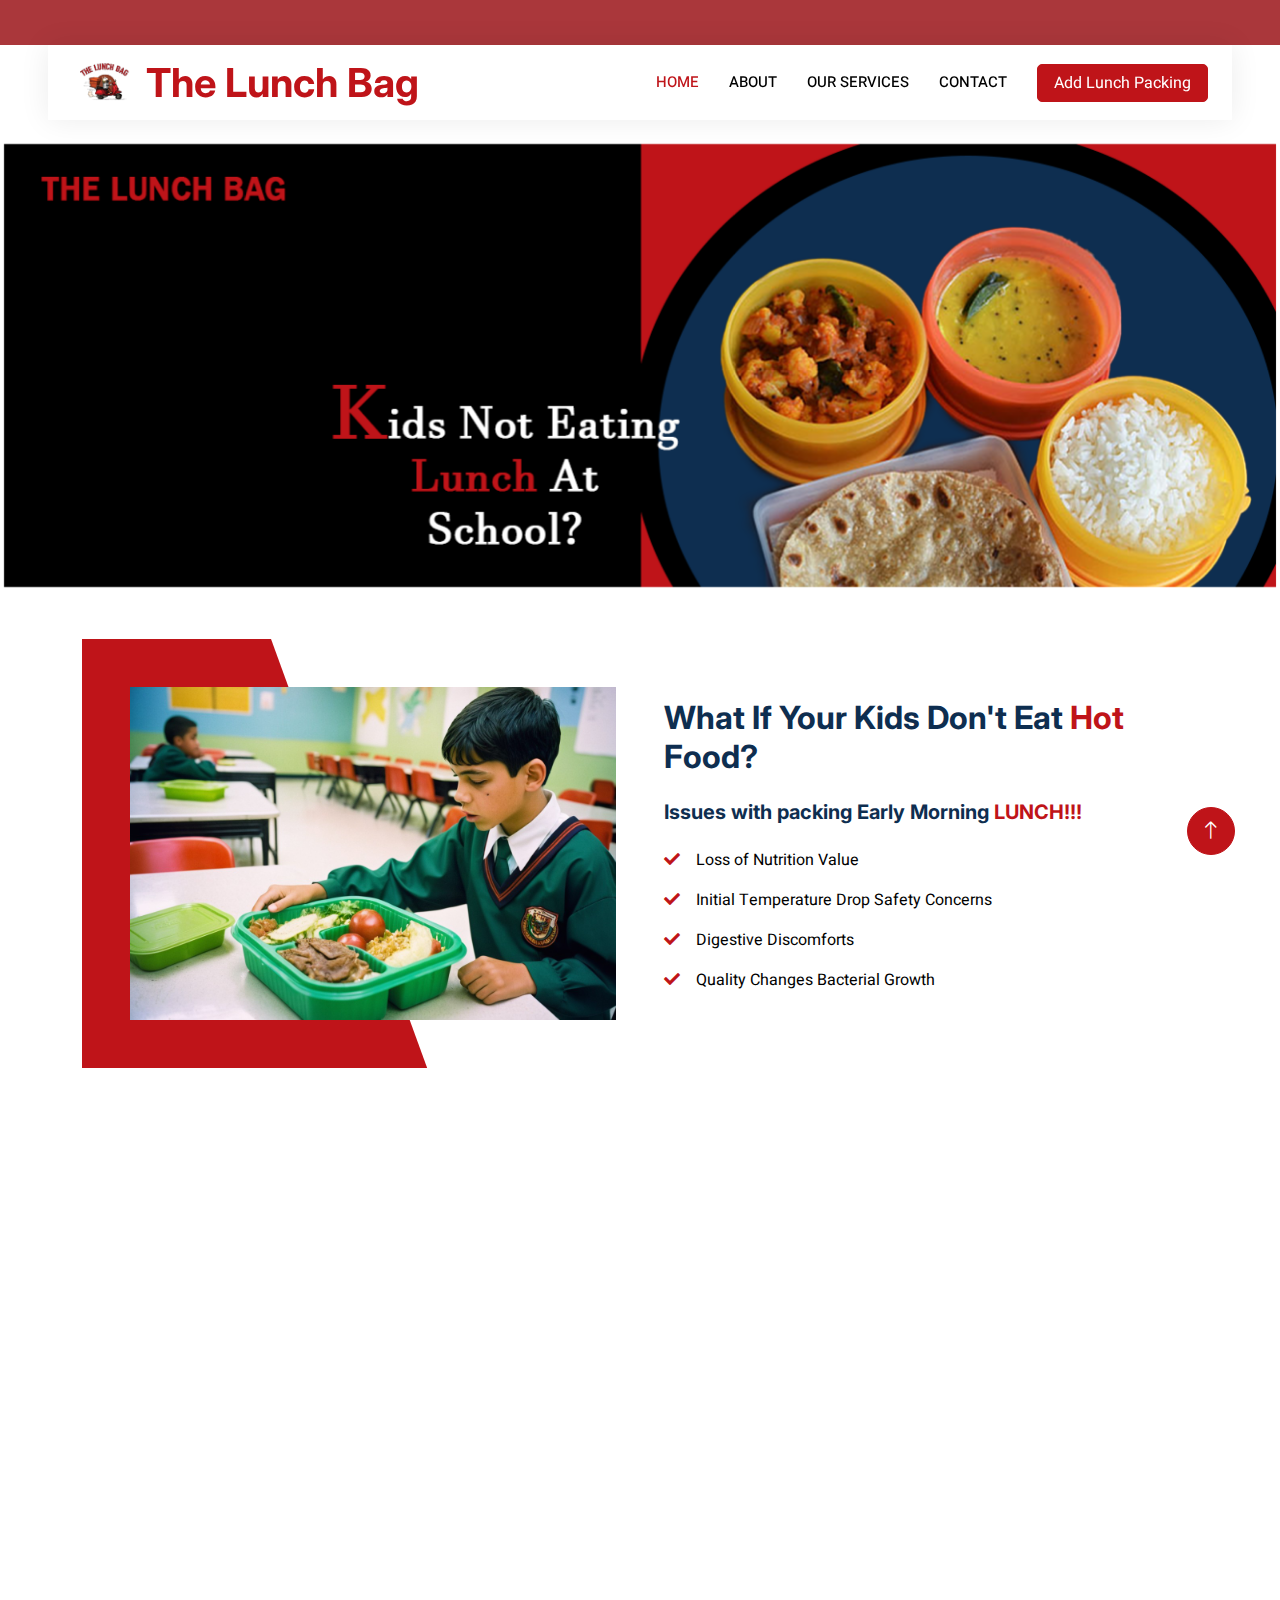
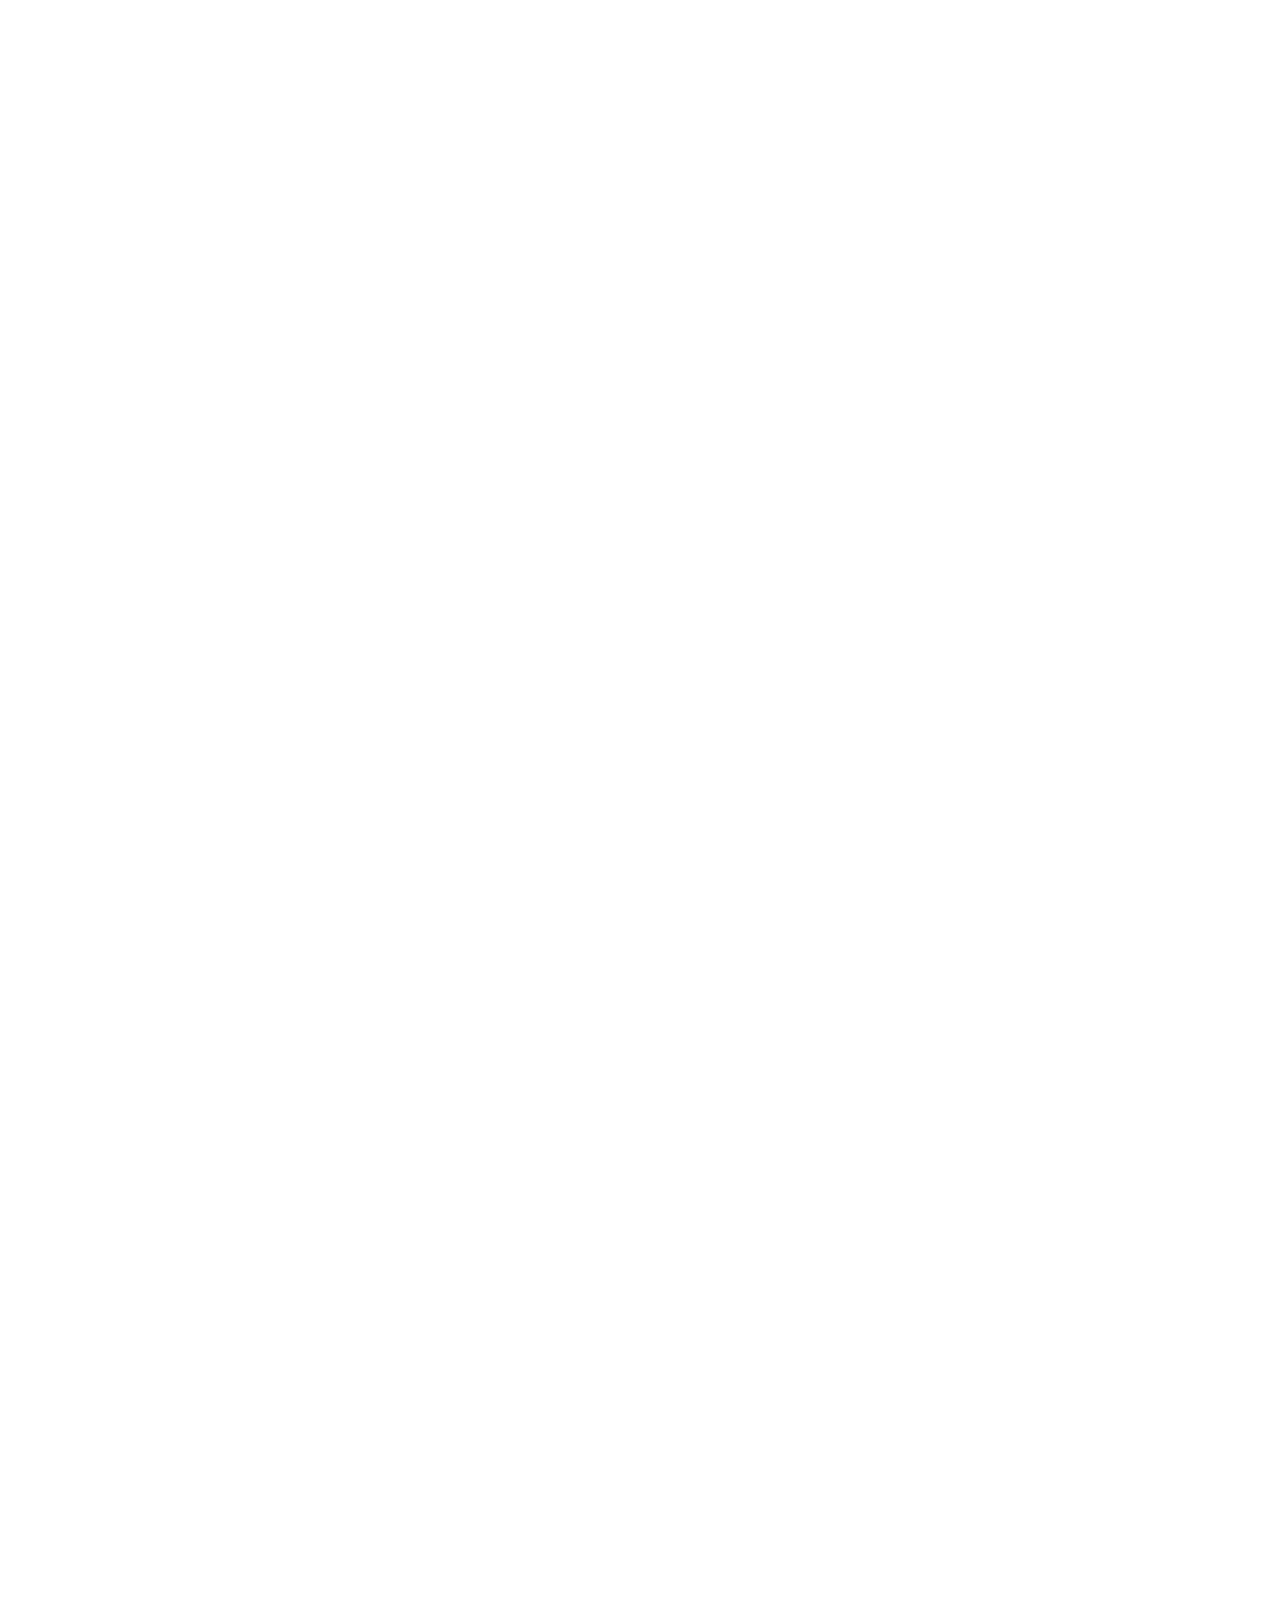
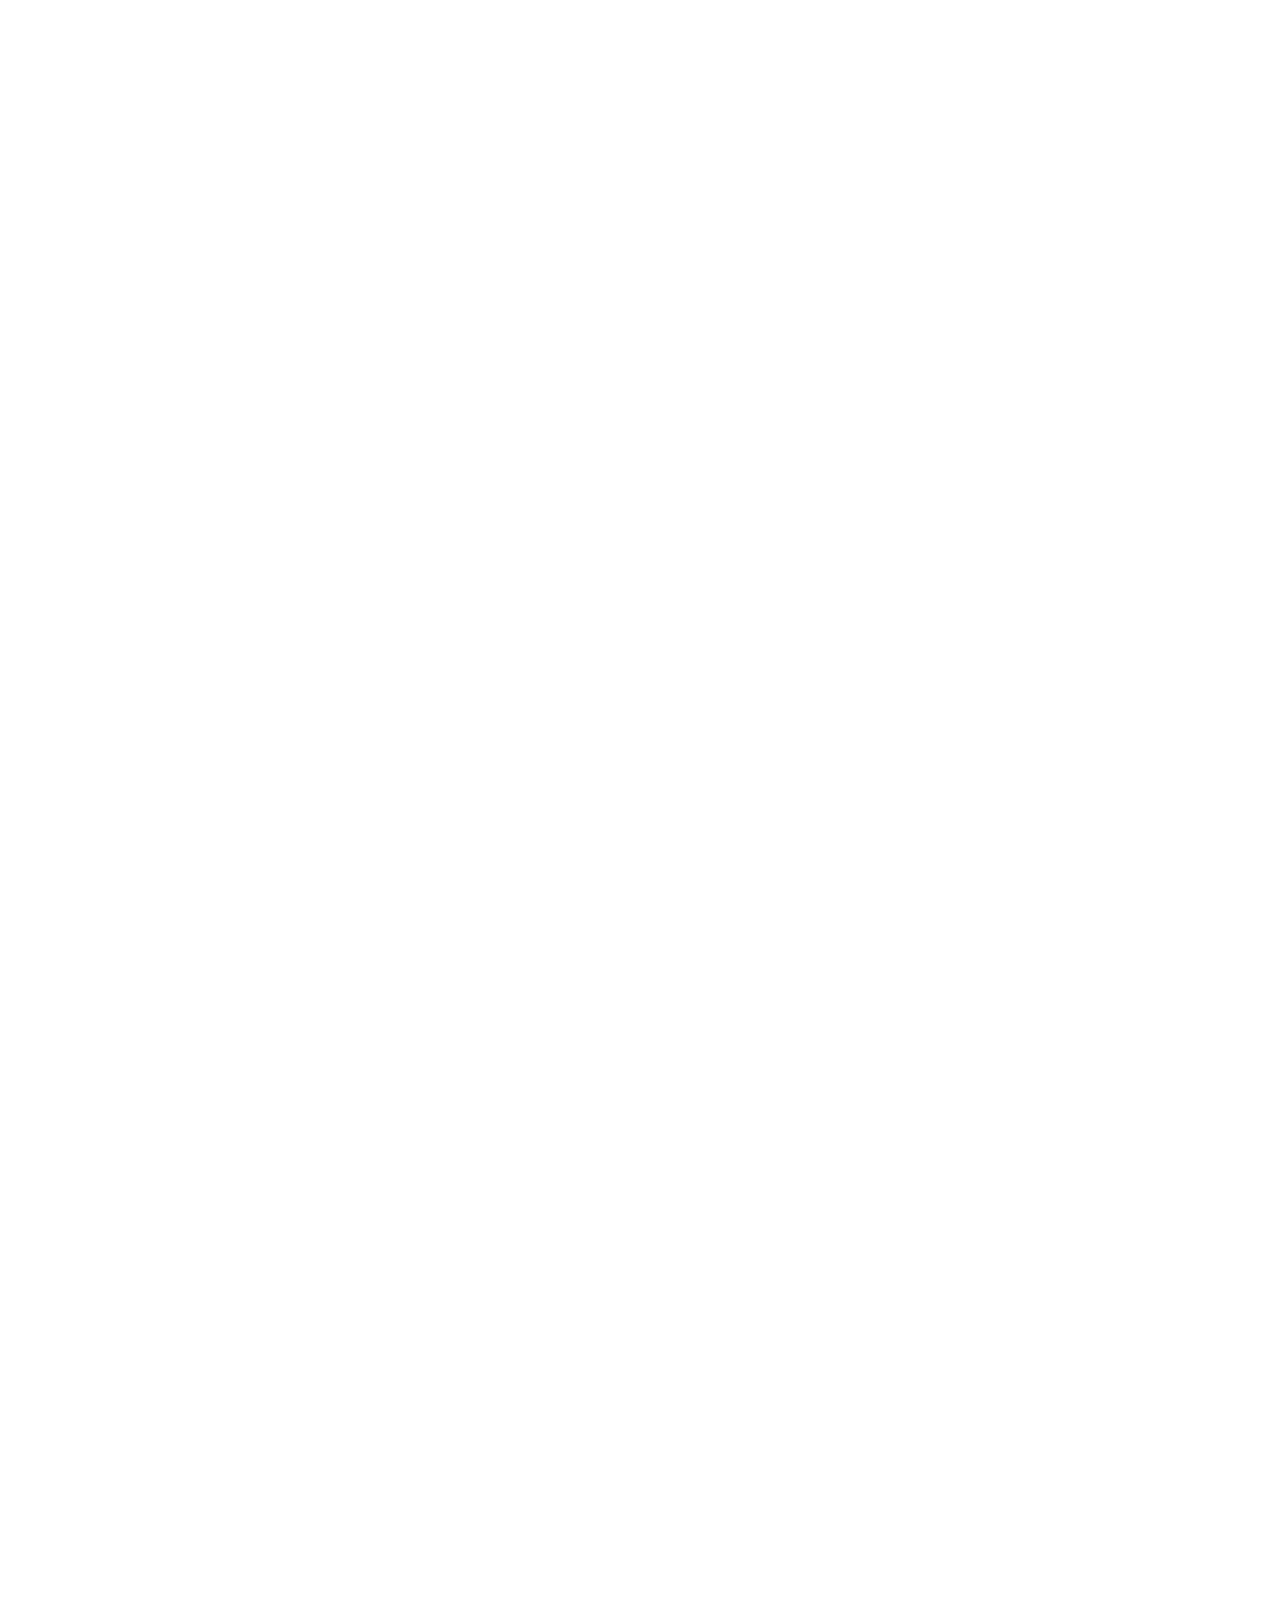
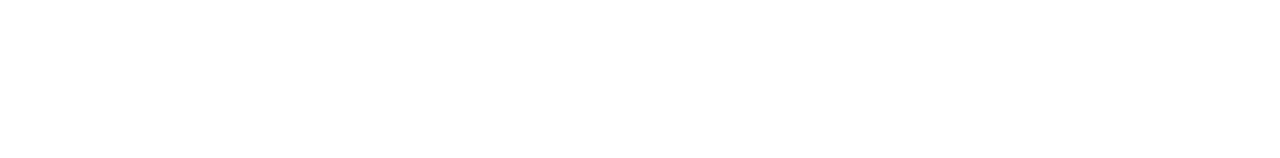
<file: index.html>
<!DOCTYPE html>
<html lang="en">

<head>
    <meta charset="utf-8">
    <title>The Lunch Bag - </title>
    <meta content="width=device-width, initial-scale=1.0" name="viewport">
    <meta content="" name="keywords">
    <meta content="" name="description">

    <!-- Favicon -->
    <link href="img/favicon.ico" rel="icon">

    <!-- Google Web Fonts -->
    <link rel="preconnect" href="https://fonts.googleapis.com">
    <link rel="preconnect" href="https://fonts.gstatic.com" crossorigin>
    <link href="https://fonts.googleapis.com/css2?family=Heebo:wght@400;500;600&family=Inter:wght@700;800&display=swap" rel="stylesheet">
    
    <!-- Icon Font Stylesheet -->
    <link href="https://cdnjs.cloudflare.com/ajax/libs/font-awesome/5.10.0/css/all.min.css" rel="stylesheet">
    <link href="https://cdn.jsdelivr.net/npm/bootstrap-icons@1.4.1/font/bootstrap-icons.css" rel="stylesheet">

    <!-- Libraries Stylesheet -->
    <link href="lib/animate/animate.min.css" rel="stylesheet">
    <link href="lib/owlcarousel/assets/owl.carousel.min.css" rel="stylesheet">

    <!-- Customized Bootstrap Stylesheet -->
    <link href="css/bootstrap.min.css" rel="stylesheet">

    <!--  -->
    <!-- <link rel="stylesheet" href="https://cdn.jsdelivr.net/npm/bootstrap@4.0.0/dist/css/bootstrap.min.css" integrity="sha384-Gn5384xqQ1aoWXA+058RXPxPg6fy4IWvTNh0E263XmFcJlSAwiGgFAW/dAiS6JXm" crossorigin="anonymous"> -->

    <!-- Template Stylesheet -->
    <link href="css/style.css" rel="stylesheet">
    <style>
        ul>li{
            font-size: 16px;
            text-align: justify;
        }
        li::marker{
            color: #BF1419;
        }
    </style>
</head>

<body>
    <div class="container-xxl bg-white p-0">
        <!-- Spinner Start -->
        <div id="spinner" class="show bg-white position-fixed translate-middle w-100 vh-100 top-50 start-50 d-flex align-items-center justify-content-center">
            <div class="spinner-border text-primary" style="width: 3rem; height: 3rem;" role="status">
                <span class="sr-only">Loading...</span>
            </div>
        </div>
        <!-- Spinner End -->


        <!-- Navbar Start -->
        <div class="container-fluid nav-bar bg-transparent">
            <nav class="navbar navbar-expand-lg bg-white navbar-light py-0 px-4">
                <a href="index.html" class="navbar-brand d-flex align-items-center text-center">
                    <div class="icon p-2 me-2">
                        <img class="img-fluid" src="img/icon-deal3.png" alt="Icon" style="width: 50px; height: 50px;">
                    </div>
                    <h1 class="m-0 text-primary">The Lunch Bag</h1>
                </a>
                <button type="button" class="navbar-toggler" data-bs-toggle="collapse" data-bs-target="#navbarCollapse">
                    <span class="navbar-toggler-icon"></span>
                </button>
                <div class="collapse navbar-collapse" id="navbarCollapse">
                    <div class="navbar-nav ms-auto">
                        <a href="index.html" class="nav-item nav-link active">Home</a>
                        <a href="#about" class="nav-item nav-link">About</a>
                        <a href="#services" class="nav-link nav-item">Our Services</a>
                        <div class="nav-item dropdown">
                            <!-- <a href="#services" class="nav-link" data-bs-toggle="dropdown">Our Services</a> -->
                            <!-- <div class="dropdown-menu rounded-0 m-0">
                                <a href="Lunch-Packing-list.html" class="dropdown-item">Lunch Packing List</a>
                                <a href="Lunch-Packing-type.html" class="dropdown-item">Lunch Packing Type</a>
                                <a href="Lunch-Packing-agent.html" class="dropdown-item">Lunch Packing Agent</a>
                            </div> -->
                        </div>
                        <!-- <div class="nav-item dropdown">
                            <a href="#" class="nav-link dropdown-toggle" data-bs-toggle="dropdown">Pages</a>
                            <div class="dropdown-menu rounded-0 m-0">
                                <a href="testimonial.html" class="dropdown-item">Testimonial</a>
                                <a href="404.html" class="dropdown-item">404 Error</a>
                            </div>
                        </div> -->
                        <a href="#contact" class="nav-item nav-link">Contact</a>
                    </div>
                    <a href="" class="btn btn-primary px-3 d-none d-lg-flex">Add Lunch Packing</a>
                </div>
            </nav>
        </div>
        <!-- Navbar End -->


        <!-- Header Start -->
        <div class="container-fluid header bg-white p-0 mt-lg-1">
            <div class="row g-0 align-items-sm-start flex-column-reverse flex-md-row">
                <!-- <div class="col-md-6 p-5 mt-lg-0">
                    <h2 class="animated fadeInDownBig mb-0">Students Not Eating <span class="lunch-bag-theme">Hot Lunch At School</span>?</h2>
                    Every bite fuels your adventure! Bon appétit!
                    <p class="text-justify animated fadeInRightBig mt-2 pb-0">Skipping lunch at school may be necessarily be bad for everyone, as long as your kids are still able to maintain a balanced and healthy diet overall.</p>
                    <p class="animated fadeInDown">
                        <ul class="animated fadeInDown">
                            <li>
                                <span class="lunch-bag-theme"><b>Nutritional balance:</b></span> This includes a mix of carbohydrates, proteins, healthy fats, vitamins, and minerals.
                            </li>
                            <li>
                                <span class="lunch-bag-theme"><b>Energy levels:</b></span> Skipping lunch may lead to a dip in your energy levels during the afternoon, which could affect your ability to concentrate and perform well in school.
                            </li>
                            <li>
                                <span class="lunch-bag-theme"><b>Hunger and cravings:</b></span> Skipping meals during the day may lead to excessive hunger by the time you get home.
                            </li>
                        </ul>
                    </p>
                    <a href="#about" class="btn btn-primary py-1 px-3 me-1 animated fadeIn">Know More</a>
                </div> -->
                <div class="col-lg-12 animated fadeIn">
                    <div class="owl-carousel header-carousel">
                        <div class="owl-carousel-item">
                            <img class="img-fluid mt-3 p-1 border rounded-4" src="img/banner-1.png" alt="">
                        </div>
                        <div class="owl-carousel-item">
                            <img class="img-fluid mt-3 p-1 border rounded-4" src="img/banner-2.png" alt="">
                        </div>
                    </div>
                </div>
            </div>
        </div>
        <!-- Header End -->


        <!-- Search Start -->
        <!-- <div class="container-fluid bg-primary mb-5 wow fadeIn" data-wow-delay="0.1s" style="padding: 35px;">
            <div class="container">
                <div class="row g-2">
                    <div class="col-md-10">
                        <div class="row g-2">
                            <div class="col-md-4">
                                <input type="text" class="form-control border-0 py-3" placeholder="Search Keyword">
                            </div>
                            <div class="col-md-4">
                                <select class="form-select border-0 py-3">
                                    <option selected>Lunch Packing Type</option>
                                    <option value="1">Lunch Packing Type 1</option>
                                    <option value="2">Lunch Packing Type 2</option>
                                    <option value="3">Lunch Packing Type 3</option>
                                </select>
                            </div>
                            <div class="col-md-4">
                                <select class="form-select border-0 py-3">
                                    <option selected>Location</option>
                                    <option value="1">Location 1</option>
                                    <option value="2">Location 2</option>
                                    <option value="3">Location 3</option>
                                </select>
                            </div>
                        </div>
                    </div>
                    <div class="col-md-2">
                        <button class="btn btn-dark border-0 w-100 py-3">Search</button>
                    </div>
                </div>
            </div>
        </div> -->
        <!-- Search End -->

        <!-- About Start -->
        <div class="container-xxl py-5" id="about">
            <div class="container">
                <div class="row g-5 align-items-center">
                    <div class="col-lg-6 wow fadeIn" data-wow-delay="0.1s">
                        <div class="about-img position-relative overflow-hidden p-5 pe-0">
                            <img class="img-fluid w-100" src="img/school-kid-1.jpeg">
                        </div>
                    </div>
                    <div class="col-lg-6 wow fadeIn" data-wow-delay="0.5s">
                        <h2 class="mb-4 text-justify">What If Your Kids Don't Eat <span class="lunch-bag-theme">Hot</span> Food?</h2>
                        <h5 class="mb-4">Issues with packing Early Morning <span class="lunch-bag-theme">LUNCH!!!</span></h5>
                        <p><i class="fa fa-check text-primary me-3"></i>Loss of Nutrition Value</p>
                        <p><i class="fa fa-check text-primary me-3"></i>Initial Temperature Drop Safety Concerns</p>
                        <p><i class="fa fa-check text-primary me-3"></i>Digestive Discomforts</p>
                        <p><i class="fa fa-check text-primary me-3"></i>Quality Changes Bacterial Growth</p>
                        <!-- <a class="btn btn-primary py-3 px-5 mt-3" href="">Read More</a> -->
                    </div>
                </div>
            </div>
        </div>
        <!-- About End -->
        <!-- Fix Start -->
        <div class="container-xxl py-5" id="services">
            <div class="container">
                <div class="text-center mx-auto mb-5 wow fadeInUp" data-wow-delay="0.1s" style="max-width: 600px;">
                    <h2 class="mb-3">How We Will Fix This Situation through <span class="lunch-bag-theme"><q>THE LUNCH BAG</q></span></h2>
                    <p></p>
                </div>
                <div class="row g-4">
                    <div class="col-lg-3 col-md-6 wow fadeInUp" data-wow-delay="0.5s">
                        <div class="team-item rounded overflow-hidden">
                            <div class="position-relative">
                                <img class="img-fluid" src="img/one.jpg" alt="">
                                <div class="position-absolute start-50 top-100 translate-middle d-flex align-items-center">
                                    <!-- <a class="btn btn-square mx-1" href=""><i class="fa fa-bolt"></i></a> -->
                                    <!-- <a class="btn btn-square mx-1" href=""><i class="fab fa-bolt"></i></a> -->
                                    <!-- <a class="btn btn-square mx-1" href=""><i class="fa fa-recycle"></i></a> -->
                                </div>
                            </div>
                            <div class="text-center p-4 mt-0 lunch-bag-theme-bg">
                                <h6 class="fw-bold mb-0 text-white h7">Delivery Person Will Collect The Lunch Bag from home between 11:00AM</h6>
                                <!-- <small>Delivery Partner</small> -->
                            </div>
                        </div>
                    </div>
                    <div class="col-lg-3 col-md-6 wow fadeInUp" data-wow-delay="0.5s">
                        <div class="team-item rounded overflow-hidden">
                            <div class="position-relative">
                                <img class="img-fluid" src="img/two.png" alt="">
                                <div class="position-absolute start-50 top-100 translate-middle d-flex align-items-center">
                                    <!-- <a class="btn btn-square mx-1" href=""><i class="fa fa-bolt"></i></a> -->
                                    <!-- <a class="btn btn-square mx-1" href=""><i class="fab fa-bolt"></i></a> -->
                                    <!-- <a class="btn btn-square mx-1" href=""><i class="fa fa-recycle"></i></a> -->
                                </div>
                            </div>
                            <div class="text-center p-4 mt-0 lunch-bag-theme-bg">
                                <h6 class="fw-bold mb-0 text-white h7">Deliver The Lunch Bag to school by 12:00PM</h6>
                                <!-- <small>Delivery Partner</small> -->
                            </div>
                        </div>
                    </div>
                    <div class="col-lg-3 col-md-6 wow fadeInUp" data-wow-delay="0.5s">
                        <div class="team-item rounded overflow-hidden">
                            <div class="position-relative">
                                <img class="img-fluid" src="img/three.png" alt="">
                                <div class="position-absolute start-50 top-100 translate-middle d-flex align-items-center">
                                    <!-- <a class="btn btn-square mx-1" href=""><i class="fa fa-bolt"></i></a> -->
                                    <!-- <a class="btn btn-square mx-1" href=""><i class="fab fa-bolt"></i></a> -->
                                    <!-- <a class="btn btn-square mx-1" href=""><i class="fa fa-recycle"></i></a> -->
                                </div>
                            </div>
                            <div class="text-center p-4 mt-0 lunch-bag-theme-bg">
                                <h6 class="fw-bold mb-0 text-white h7">Kids Enjoy Eating Hot & Healthy Home Food</h6>
                                <!-- <small>Delivery Partner</small> -->
                            </div>
                        </div>
                    </div>
                    <div class="col-lg-3 col-md-6 wow fadeInUp" data-wow-delay="0.7s">
                        <div class="team-item rounded overflow-hidden">
                            <div class="position-relative">
                                <img class="img-fluid" src="img/four.png" alt="">
                                <div class="position-absolute start-50 top-100 translate-middle d-flex align-items-center">
                                    <!-- <a class="btn btn-square mx-1" href=""><i class="fa fa-bolt"></i></a> -->
                                    <!-- <a class="btn btn-square mx-1" href=""><i class="fab fa-bolt"></i></a> -->
                                    <!-- <a class="btn btn-square mx-1" href=""><i class="fa fa-recycle"></i></a> -->
                                </div>
                            </div>
                            <div class="text-center p-4 mt-0 lunch-bag-theme-bg">
                                <h6 class="fw-bold mb-0 text-white h7">*Free Lunch Bags will be provided for Kids(Heat constrain for 2 Hours)</h6>
                                <!-- <small>Delivery Partner</small> -->
                            </div>
                        </div>
                    </div>
                </div>
            </div>
        </div>
        <!-- Fix End -->

        <!-- Category Start -->
        <div class="container-xxl py-5">
            <div class="container">
                <div class="text-center mx-auto mb-5 wow fadeInUp" data-wow-delay="0.1s" style="max-width: 600px;">
                    <h2 class="mb-3">Benefits of How We Pack</h2>
                        <p class="text-start mx-2 text-black-100"><i class="fa fa-check text-primary me-3 text-end"></i>Hot food offers several benefits, both in terms of <span class="lunch-bag-theme"><b>TASTE & HEALTH!</b></span></p>
                        <p class="text-start mx-2"><i class="fa fa-check text-primary me-3"></i><span class="lunch-bag-theme"><b>Enhanced Flavour: </b></span>Heat can intensify the flavors of food by releasing Aroma.</p>
                        <p class="text-start mx-2"><i class="fa fa-check text-primary me-3"></i><span class="lunch-bag-theme"><b>Aroma Compounds: </b></span>Makes the food taste richer and most satisfying.</p>
                        <!-- <p class="text-start mx-2"><i class="fa fa-check text-primary me-3"></i>Quality Changes Bacterial Growth</p> -->
                    <h5 class="mb-4 lunch-bag-theme">
                        
                    </h5>
                </div>
                <div class="row g-4">                    
                    <div class="col-lg-3 col-sm-6 wow fadeInUp" data-wow-delay="0.1s">
                        <a class="cat-item d-block bg-light text-center rounded p-3-1" href="">
                            <div class="rounded p-4">
                                <div class="icon mb-3">
                                    <img class="img-fluid" src="img/lunchPacking-1.png" alt="Icon">
                                </div>
                                <h6>Front</h6>
                                <!-- <span>Type-5</span> -->
                            </div>
                        </a>
                    </div>
                    <div class="col-lg-3 col-sm-6 wow fadeInUp" data-wow-delay="0.3s">
                        <a class="cat-item d-block bg-light text-center rounded p-3-1" href="">
                            <div class="rounded p-4">
                                <div class="icon mb-3">
                                    <img class="img-fluid" src="img/lunchPacking-2.png" alt="Icon">
                                </div>
                                <h6>Back</h6>
                                <!-- <span>Type-6</span> -->
                            </div>
                        </a>
                    </div>
                    <div class="col-lg-3 col-sm-6 wow fadeInUp" data-wow-delay="0.5s">
                        <a class="cat-item d-block bg-light text-center rounded p-3-1" href="">
                            <div class="rounded p-4">
                                <div class="icon mb-3">
                                    <img class="img-fluid" src="img/lunchPacking-3.png" alt="Icon">
                                </div>
                                <h6>Bag Dimension</h6>
                                <!-- <span>Type-7</span> -->
                            </div>
                        </a>
                    </div>
                    <div class="col-lg-3 col-sm-6 wow fadeInUp" data-wow-delay="0.7s">
                        <a class="cat-item d-block bg-light text-center rounded p-3-1" href="">
                            <div class="rounded p-4">
                                <div class="icon mb-3">
                                    <img class="img-fluid" src="img/lunchPacking-4.png" alt="Icon">
                                </div>
                                <h6>3mm Thermal Insulation</h6>
                                <!-- <span>Type-</span> -->
                            </div>
                        </a>
                    </div>
                </div>
            </div>
        </div>
        <!-- Category End -->


        <!-- Lunch Packing List Start -->
        <div class="container-xxl py-5">
            <div class="container">
                <div class="row g-0 gx-5 align-items-end">
                    <div class="col-lg-6">
                        <div class="text-start mx-auto mb-5 wow fadeInUp" data-wow-delay="0.1s" style="max-width: 600px;">
                            <h2 class="mb-3">Lunch Package Listing</h2>
                            <p>Eirmod sed ipsum dolor sit rebum labore magna erat. Tempor ut dolore lorem kasd vero ipsum sit eirmod sit diam justo sed rebum.</p>
                        </div>
                    </div>
                    <div class="col-lg-6 text-start text-lg-end wow slideInRight" data-wow-delay="0.1s">
                        <ul class="nav nav-pills d-inline-flex justify-content-end mb-5">
                            <li class="nav-item me-2">
                                <a class="btn btn-outline-primary active" data-bs-toggle="pill" href="#tab-1">Featured</a>
                            </li>
                            <li class="nav-item me-2">
                                <a class="btn btn-outline-primary" data-bs-toggle="pill" href="#tab-2">Deliveries</a>
                            </li>
                            <li class="nav-item me-0">
                                <a class="btn btn-outline-primary" data-bs-toggle="pill" href="#tab-3">Take Aways</a>
                            </li>
                        </ul>
                    </div>
                </div>
                <div class="tab-content">
                    <div id="tab-1" class="tab-pane fade show p-0 active">
                        <div class="row g-4">
                            <!-- 1 -->
                            <div class="col-lg-4 col-md-6 wow fadeInUp" data-wow-delay="0.1s">
                                <div class="Lunch Packing-item rounded overflow-hidden">
                                    <div class="position-relative overflow-hidden">
                                        <a href=""><img class="img-fluid" src="img/property-11.jpg" alt=""></a>
                                        <div class="bg-primary rounded text-white position-absolute start-0 top-0 m-4 py-1 px-3">Deliveries</div>
                                        <div class="bg-white rounded-top text-primary position-absolute start-0 bottom-0 mx-4 pt-1 px-3">Home To School</div>
                                    </div>
                                    <div class="p-4 pb-0">
                                        <h5 class="text-primary mb-3">$12</h5>
                                        <a class="d-block h5 mb-2" href="">Jet Black</a>
                                        <p><i class="fa fa-map-marker-alt text-primary me-2"></i>13th Phase, Gokul Plots, Hyderabad</p>
                                    </div>
                                    <div class="d-flex border-top">
                                        <small class="flex-fill text-center border-end py-2"><i class="fa fa-ruler-combined text-primary me-2"></i>(10 X 10 X 06) cm</small>
                                        <small class="flex-fill text-center border-end py-2"><i class="fa fa-water text-primary me-2"></i>Compartments: 3</small>
                                        <small class="flex-fill text-center py-2"><i class="fa fa-star text-primary me-2"></i>4.3</small>
                                    </div>
                                </div>
                            </div>
                            <!-- 2 -->
                            <div class="col-lg-4 col-md-6 wow fadeInUp" data-wow-delay="0.3s">
                                <div class="Lunch Packing-item rounded overflow-hidden">
                                    <div class="position-relative overflow-hidden">
                                        <a href=""><img class="img-fluid" src="img/property-11.jpg" alt=""></a>
                                        <div class="bg-primary rounded text-white position-absolute start-0 top-0 m-4 py-1 px-3">Take Aways</div>
                                        <div class="bg-white rounded-top text-primary position-absolute start-0 bottom-0 mx-4 pt-1 px-3">Home To School</div>
                                    </div>
                                    <div class="p-4 pb-0">
                                        <h5 class="text-primary mb-3">$12</h5>
                                        <a class="d-block h5 mb-2" href="">Jet Black</a>
                                        <p><i class="fa fa-map-marker-alt text-primary me-2"></i>13th Phase, Gokul Plots, Hyderabad</p>
                                    </div>
                                    <div class="d-flex border-top">
                                        <small class="flex-fill text-center border-end py-2"><i class="fa fa-ruler-combined text-primary me-2"></i>(10 X 10 X 06) cm</small>
                                        <small class="flex-fill text-center border-end py-2"><i class="fa fa-water text-primary me-2"></i>Compartments: 3</small>
                                        <small class="flex-fill text-center py-2"><i class="fa fa-star text-primary me-2"></i>4.5</small>
                                    </div>
                                </div>
                            </div>
                            <!-- 3 -->
                            <div class="col-lg-4 col-md-6 wow fadeInUp" data-wow-delay="0.5s">
                                <div class="Lunch Packing-item rounded overflow-hidden">
                                    <div class="position-relative overflow-hidden">
                                        <a href=""><img class="img-fluid" src="img/property-11.jpg" alt=""></a>
                                        <div class="bg-primary rounded text-white position-absolute start-0 top-0 m-4 py-1 px-3">Deliveries</div>
                                        <div class="bg-white rounded-top text-primary position-absolute start-0 bottom-0 mx-4 pt-1 px-3">Home To School</div>
                                    </div>
                                    <div class="p-4 pb-0">
                                        <h5 class="text-primary mb-3">$12</h5>
                                        <a class="d-block h5 mb-2" href="">Jet Black</a>
                                        <p><i class="fa fa-map-marker-alt text-primary me-2"></i>13th Phase, Gokul Plots, Hyderabad</p>
                                    </div>
                                    <div class="d-flex border-top">
                                        <small class="flex-fill text-center border-end py-2"><i class="fa fa-ruler-combined text-primary me-2"></i>(10 X 10 X 06) cm</small>
                                        <small class="flex-fill text-center border-end py-2"><i class="fa fa-water text-primary me-2"></i>Compartments: 3</small>
                                        <small class="flex-fill text-center py-2"><i class="fa fa-star text-primary me-2"></i>4.2</small>
                                    </div>
                                </div>
                            </div>
                            <!-- 4 -->
                            <!-- <div class="col-lg-4 col-md-6 wow fadeInUp" data-wow-delay="0.1s">
                                <div class="Lunch Packing-item rounded overflow-hidden">
                                    <div class="position-relative overflow-hidden">
                                        <a href=""><img class="img-fluid" src="img/property-11.jpg" alt=""></a>
                                        <div class="bg-primary rounded text-white position-absolute start-0 top-0 m-4 py-1 px-3">Take Aways</div>
                                        <div class="bg-white rounded-top text-primary position-absolute start-0 bottom-0 mx-4 pt-1 px-3">Home To School</div>
                                    </div>
                                    <div class="p-4 pb-0">
                                        <h5 class="text-primary mb-3">$12</h5>
                                        <a class="d-block h5 mb-2" href="">Jet Black</a>
                                        <p><i class="fa fa-map-marker-alt text-primary me-2"></i>13th Phase, Gokul Plots, Hyderabad</p>
                                    </div>
                                    <div class="d-flex border-top">
                                        <small class="flex-fill text-center border-end py-2"><i class="fa fa-ruler-combined text-primary me-2"></i>(10 X 10 X 06) cm</small>
                                        <small class="flex-fill text-center border-end py-2"><i class="fa fa-water text-primary me-2"></i>Compartments: 3</small>
                                        <small class="flex-fill text-center py-2"><i class="fa fa-star text-primary me-2"></i>4.3</small>
                                    </div>
                                </div>
                            </div> -->
                            <!-- 5 -->
                            <!-- <div class="col-lg-4 col-md-6 wow fadeInUp" data-wow-delay="0.3s">
                                <div class="Lunch Packing-item rounded overflow-hidden">
                                    <div class="position-relative overflow-hidden">
                                        <a href=""><img class="img-fluid" src="img/property-11.jpg" alt=""></a>
                                        <div class="bg-primary rounded text-white position-absolute start-0 top-0 m-4 py-1 px-3">Deliveries</div>
                                        <div class="bg-white rounded-top text-primary position-absolute start-0 bottom-0 mx-4 pt-1 px-3">Home To School</div>
                                    </div>
                                    <div class="p-4 pb-0">
                                        <h5 class="text-primary mb-3">$12</h5>
                                        <a class="d-block h5 mb-2" href="">Jet Black</a>
                                        <p><i class="fa fa-map-marker-alt text-primary me-2"></i>13th Phase, Gokul Plots, Hyderabad</p>
                                    </div>
                                    <div class="d-flex border-top">
                                        <small class="flex-fill text-center border-end py-2"><i class="fa fa-ruler-combined text-primary me-2"></i>(10 X 10 X 06) cm</small>
                                        <small class="flex-fill text-center border-end py-2"><i class="fa fa-water text-primary me-2"></i>Compartments: 3</small>
                                        <small class="flex-fill text-center py-2"><i class="fa fa-star text-primary me-2"></i>4.3</small>
                                    </div>
                                </div>
                            </div> -->
                            <!-- 6 -->
                            <!-- <div class="col-lg-4 col-md-6 wow fadeInUp" data-wow-delay="0.5s">
                                <div class="Lunch Packing-item rounded overflow-hidden">
                                    <div class="position-relative overflow-hidden">
                                        <a href=""><img class="img-fluid" src="img/property-11.jpg" alt=""></a>
                                        <div class="bg-primary rounded text-white position-absolute start-0 top-0 m-4 py-1 px-3">Take Aways</div>
                                        <div class="bg-white rounded-top text-primary position-absolute start-0 bottom-0 mx-4 pt-1 px-3">Home To School</div>
                                    </div>
                                    <div class="p-4 pb-0">
                                        <h5 class="text-primary mb-3">$12</h5>
                                        <a class="d-block h5 mb-2" href="">Jet Black</a>
                                        <p><i class="fa fa-map-marker-alt text-primary me-2"></i>13th Phase, Gokul Plots, Hyderabad</p>
                                    </div>
                                    <div class="d-flex border-top">
                                        <small class="flex-fill text-center border-end py-2"><i class="fa fa-ruler-combined text-primary me-2"></i>(10 X 10 X 06) cm</small>
                                        <small class="flex-fill text-center border-end py-2"><i class="fa fa-water text-primary me-2"></i>Compartments: 3</small>
                                        <small class="flex-fill text-center py-2"><i class="fa fa-star text-primary me-2"></i>4.3</small>
                                    </div>
                                </div>
                            </div> -->
                            <div class="col-12 text-center wow fadeInUp" data-wow-delay="0.1s">
                                <a class="btn btn-primary py-3 px-5" href="">Browse More Lunch Packing</a>
                            </div>
                        </div>
                    </div>
                    <div id="tab-2" class="tab-pane fade show p-0">
                        <div class="row g-4">
                            <!-- <div class="col-lg-4 col-md-6">
                                <div class="Lunch Packing-item rounded overflow-hidden">
                                    <div class="position-relative overflow-hidden">
                                        <a href=""><img class="img-fluid" src="img/property-11.jpg" alt=""></a>
                                        <div class="bg-primary rounded text-white position-absolute start-0 top-0 m-4 py-1 px-3">Deliveries</div>
                                        <div class="bg-white rounded-top text-primary position-absolute start-0 bottom-0 mx-4 pt-1 px-3">Home To School</div>
                                    </div>
                                    <div class="p-4 pb-0">
                                        <h5 class="text-primary mb-3">$12</h5>
                                        <a class="d-block h5 mb-2" href="">Jet Black</a>
                                        <p><i class="fa fa-map-marker-alt text-primary me-2"></i>13th Phase, Gokul Plots, Hyderabad</p>
                                    </div>
                                    <div class="d-flex border-top">
                                        <small class="flex-fill text-center border-end py-2"><i class="fa fa-ruler-combined text-primary me-2"></i>(10 X 10 X 06) cm</small>
                                        <small class="flex-fill text-center border-end py-2"><i class="fa fa-water text-primary me-2"></i>Compartments: 3</small>
                                        <small class="flex-fill text-center py-2"><i class="fa fa-star text-primary me-2"></i>4.3</small>
                                    </div>
                                </div>
                            </div>
                            <div class="col-lg-4 col-md-6">
                                <div class="Lunch Packing-item rounded overflow-hidden">
                                    <div class="position-relative overflow-hidden">
                                        <a href=""><img class="img-fluid" src="img/property-11.jpg" alt=""></a>
                                        <div class="bg-primary rounded text-white position-absolute start-0 top-0 m-4 py-1 px-3">Take Aways</div>
                                        <div class="bg-white rounded-top text-primary position-absolute start-0 bottom-0 mx-4 pt-1 px-3">Home To School</div>
                                    </div>
                                    <div class="p-4 pb-0">
                                        <h5 class="text-primary mb-3">$12</h5>
                                        <a class="d-block h5 mb-2" href="">Jet Black</a>
                                        <p><i class="fa fa-map-marker-alt text-primary me-2"></i>13th Phase, Gokul Plots, Hyderabad</p>
                                    </div>
                                    <div class="d-flex border-top">
                                        <small class="flex-fill text-center border-end py-2"><i class="fa fa-ruler-combined text-primary me-2"></i>(10 X 10 X 06) cm</small>
                                        <small class="flex-fill text-center border-end py-2"><i class="fa fa-water text-primary me-2"></i>Compartments: 3</small>
                                        <small class="flex-fill text-center py-2"><i class="fa fa-star text-primary me-2"></i>4.3</small>
                                    </div>
                                </div>
                            </div>
                            <div class="col-lg-4 col-md-6">
                                <div class="Lunch Packing-item rounded overflow-hidden">
                                    <div class="position-relative overflow-hidden">
                                        <a href=""><img class="img-fluid" src="img/property-11.jpg" alt=""></a>
                                        <div class="bg-primary rounded text-white position-absolute start-0 top-0 m-4 py-1 px-3">Deliveries</div>
                                        <div class="bg-white rounded-top text-primary position-absolute start-0 bottom-0 mx-4 pt-1 px-3">Home To School</div>
                                    </div>
                                    <div class="p-4 pb-0">
                                        <h5 class="text-primary mb-3">$12</h5>
                                        <a class="d-block h5 mb-2" href="">Jet Black</a>
                                        <p><i class="fa fa-map-marker-alt text-primary me-2"></i>13th Phase, Gokul Plots, Hyderabad</p>
                                    </div>
                                    <div class="d-flex border-top">
                                        <small class="flex-fill text-center border-end py-2"><i class="fa fa-ruler-combined text-primary me-2"></i>(10 X 10 X 06) cm</small>
                                        <small class="flex-fill text-center border-end py-2"><i class="fa fa-water text-primary me-2"></i>Compartments: 3</small>
                                        <small class="flex-fill text-center py-2"><i class="fa fa-star text-primary me-2"></i>4.3</small>
                                    </div>
                                </div>
                            </div> -->
                            <div class="col-lg-4 col-md-6">
                                <div class="Lunch Packing-item rounded overflow-hidden">
                                    <div class="position-relative overflow-hidden">
                                        <a href=""><img class="img-fluid" src="img/property-11.jpg" alt=""></a>
                                        <div class="bg-primary rounded text-white position-absolute start-0 top-0 m-4 py-1 px-3">Take Aways</div>
                                        <div class="bg-white rounded-top text-primary position-absolute start-0 bottom-0 mx-4 pt-1 px-3">Home To School</div>
                                    </div>
                                    <div class="p-4 pb-0">
                                        <h5 class="text-primary mb-3">$12</h5>
                                        <a class="d-block h5 mb-2" href="">Jet Black</a>
                                        <p><i class="fa fa-map-marker-alt text-primary me-2"></i>13th Phase, Gokul Plots, Hyderabad</p>
                                    </div>
                                    <div class="d-flex border-top">
                                        <small class="flex-fill text-center border-end py-2"><i class="fa fa-ruler-combined text-primary me-2"></i>(10 X 10 X 06) cm</small>
                                        <small class="flex-fill text-center border-end py-2"><i class="fa fa-water text-primary me-2"></i>Compartments: 3</small>
                                        <small class="flex-fill text-center py-2"><i class="fa fa-star text-primary me-2"></i>4.3</small>
                                    </div>
                                </div>
                            </div>
                            <div class="col-lg-4 col-md-6">
                                <div class="Lunch Packing-item rounded overflow-hidden">
                                    <div class="position-relative overflow-hidden">
                                        <a href=""><img class="img-fluid" src="img/property-11.jpg" alt=""></a>
                                        <div class="bg-primary rounded text-white position-absolute start-0 top-0 m-4 py-1 px-3">Deliveries</div>
                                        <div class="bg-white rounded-top text-primary position-absolute start-0 bottom-0 mx-4 pt-1 px-3">Home To School</div>
                                    </div>
                                    <div class="p-4 pb-0">
                                        <h5 class="text-primary mb-3">$12</h5>
                                        <a class="d-block h5 mb-2" href="">Jet Black</a>
                                        <p><i class="fa fa-map-marker-alt text-primary me-2"></i>13th Phase, Gokul Plots, Hyderabad</p>
                                    </div>
                                    <div class="d-flex border-top">
                                        <small class="flex-fill text-center border-end py-2"><i class="fa fa-ruler-combined text-primary me-2"></i>(10 X 10 X 06) cm</small>
                                        <small class="flex-fill text-center border-end py-2"><i class="fa fa-water text-primary me-2"></i>Compartments: 3</small>
                                        <small class="flex-fill text-center py-2"><i class="fa fa-star text-primary me-2"></i>4.3</small>
                                        <!-- <i class="fa-brands fa-cotton-bureau"></i> -->
                                    </div>
                                </div>
                            </div>
                            <div class="col-lg-4 col-md-6">
                                <div class="Lunch Packing-item rounded overflow-hidden">
                                    <div class="position-relative overflow-hidden">
                                        <a href=""><img class="img-fluid" src="img/property-11.jpg" alt=""></a>
                                        <div class="bg-primary rounded text-white position-absolute start-0 top-0 m-4 py-1 px-3">Take Aways</div>
                                        <div class="bg-white rounded-top text-primary position-absolute start-0 bottom-0 mx-4 pt-1 px-3">Home To School</div>
                                    </div>
                                    <div class="p-4 pb-0">
                                        <h5 class="text-primary mb-3">$12</h5>
                                        <a class="d-block h5 mb-2" href="">Jet Black</a>
                                        <p><i class="fa fa-map-marker-alt text-primary me-2"></i>13th Phase, Gokul Plots, Hyderabad</p>
                                    </div>
                                    <div class="d-flex border-top">
                                        <small class="flex-fill text-center border-end py-2"><i class="fa fa-ruler-combined text-primary me-2"></i>(10 X 10 X 06) cm</small>
                                        <small class="flex-fill text-center border-end py-2"><i class="fa fa-water text-primary me-2"></i>Compartments: 3</small>
                                        <small class="flex-fill text-center py-2"><i class="fa fa-star text-primary me-2"></i>4.3</small>
                                    </div>
                                </div>
                            </div>
                            <div class="col-12 text-center">
                                <a class="btn btn-primary py-3 px-5" href="">Browse More Lunch Packing</a>
                            </div>
                        </div>
                    </div>
                    <div id="tab-3" class="tab-pane fade show p-0">
                        <div class="row g-4">
                            <!-- <div class="col-lg-4 col-md-6">
                                <div class="Lunch Packing-item rounded overflow-hidden">
                                    <div class="position-relative overflow-hidden">
                                        <a href=""><img class="img-fluid" src="img/property-11.jpg" alt=""></a>
                                        <div class="bg-primary rounded text-white position-absolute start-0 top-0 m-4 py-1 px-3">Deliveries</div>
                                        <div class="bg-white rounded-top text-primary position-absolute start-0 bottom-0 mx-4 pt-1 px-3">Home To School</div>
                                    </div>
                                    <div class="p-4 pb-0">
                                        <h5 class="text-primary mb-3">$12</h5>
                                        <a class="d-block h5 mb-2" href="">Jet Black</a>
                                        <p><i class="fa fa-map-marker-alt text-primary me-2"></i>13th Phase, Gokul Plots, Hyderabad</p>
                                    </div>
                                    <div class="d-flex border-top">
                                        <small class="flex-fill text-center border-end py-2"><i class="fa fa-ruler-combined text-primary me-2"></i>(10 X 10 X 06) cm</small>
                                        <small class="flex-fill text-center border-end py-2"><i class="fa fa-water text-primary me-2"></i>Compartments: 3</small>
                                        <small class="flex-fill text-center py-2"><i class="fa fa-star text-primary me-2"></i>4.3</small>
                                    </div>
                                </div>
                            </div>
                            <div class="col-lg-4 col-md-6">
                                <div class="Lunch Packing-item rounded overflow-hidden">
                                    <div class="position-relative overflow-hidden">
                                        <a href=""><img class="img-fluid" src="img/property-11.jpg" alt=""></a>
                                        <div class="bg-primary rounded text-white position-absolute start-0 top-0 m-4 py-1 px-3">Take Aways</div>
                                        <div class="bg-white rounded-top text-primary position-absolute start-0 bottom-0 mx-4 pt-1 px-3">Home To School</div>
                                    </div>
                                    <div class="p-4 pb-0">
                                        <h5 class="text-primary mb-3">$12</h5>
                                        <a class="d-block h5 mb-2" href="">Jet Black</a>
                                        <p><i class="fa fa-map-marker-alt text-primary me-2"></i>13th Phase, Gokul Plots, Hyderabad</p>
                                    </div>
                                    <div class="d-flex border-top">
                                        <small class="flex-fill text-center border-end py-2"><i class="fa fa-ruler-combined text-primary me-2"></i>(10 X 10 X 06) cm</small>
                                        <small class="flex-fill text-center border-end py-2"><i class="fa fa-water text-primary me-2"></i>Compartments: 3</small>
                                        <small class="flex-fill text-center py-2"><i class="fa fa-star text-primary me-2"></i>4.3</small>
                                    </div>
                                </div>
                            </div>
                            <div class="col-lg-4 col-md-6">
                                <div class="Lunch Packing-item rounded overflow-hidden">
                                    <div class="position-relative overflow-hidden">
                                        <a href=""><img class="img-fluid" src="img/property-11.jpg" alt=""></a>
                                        <div class="bg-primary rounded text-white position-absolute start-0 top-0 m-4 py-1 px-3">Deliveries</div>
                                        <div class="bg-white rounded-top text-primary position-absolute start-0 bottom-0 mx-4 pt-1 px-3">Home To School</div>
                                    </div>
                                    <div class="p-4 pb-0">
                                        <h5 class="text-primary mb-3">$12</h5>
                                        <a class="d-block h5 mb-2" href="">Jet Black</a>
                                        <p><i class="fa fa-map-marker-alt text-primary me-2"></i>13th Phase, Gokul Plots, Hyderabad</p>
                                    </div>
                                    <div class="d-flex border-top">
                                        <small class="flex-fill text-center border-end py-2"><i class="fa fa-ruler-combined text-primary me-2"></i>(10 X 10 X 06) cm</small>
                                        <small class="flex-fill text-center border-end py-2"><i class="fa fa-water text-primary me-2"></i>Compartments: 3</small>
                                        <small class="flex-fill text-center py-2"><i class="fa fa-star text-primary me-2"></i>4.3</small>
                                    </div>
                                </div>
                            </div> -->
                            <div class="col-lg-4 col-md-6">
                                <div class="Lunch Packing-item rounded overflow-hidden">
                                    <div class="position-relative overflow-hidden">
                                        <a href=""><img class="img-fluid" src="img/property-11.jpg" alt=""></a>
                                        <div class="bg-primary rounded text-white position-absolute start-0 top-0 m-4 py-1 px-3">Take Aways</div>
                                        <div class="bg-white rounded-top text-primary position-absolute start-0 bottom-0 mx-4 pt-1 px-3">Home To School</div>
                                    </div>
                                    <div class="p-4 pb-0">
                                        <h5 class="text-primary mb-3">$12</h5>
                                        <a class="d-block h5 mb-2" href="">Jet Black</a>
                                        <p><i class="fa fa-map-marker-alt text-primary me-2"></i>13th Phase, Gokul Plots, Hyderabad</p>
                                    </div>
                                    <div class="d-flex border-top">
                                        <small class="flex-fill text-center border-end py-2"><i class="fa fa-ruler-combined text-primary me-2"></i>(10 X 10 X 06) cm</small>
                                        <small class="flex-fill text-center border-end py-2"><i class="fa fa-water text-primary me-2"></i>Compartments: 3</small>
                                        <small class="flex-fill text-center py-2"><i class="fa fa-star text-primary me-2"></i>4.3</small>
                                    </div>
                                </div>
                            </div>
                            <div class="col-lg-4 col-md-6">
                                <div class="Lunch Packing-item rounded overflow-hidden">
                                    <div class="position-relative overflow-hidden">
                                        <a href=""><img class="img-fluid" src="img/property-11.jpg" alt=""></a>
                                        <div class="bg-primary rounded text-white position-absolute start-0 top-0 m-4 py-1 px-3">Deliveries</div>
                                        <div class="bg-white rounded-top text-primary position-absolute start-0 bottom-0 mx-4 pt-1 px-3">Home To School</div>
                                    </div>
                                    <div class="p-4 pb-0">
                                        <h5 class="text-primary mb-3">$12</h5>
                                        <a class="d-block h5 mb-2" href="">Jet Black</a>
                                        <p><i class="fa fa-map-marker-alt text-primary me-2"></i>13th Phase, Gokul Plots, Hyderabad</p>
                                    </div>
                                    <div class="d-flex border-top">
                                        <small class="flex-fill text-center border-end py-2"><i class="fa fa-ruler-combined text-primary me-2"></i>(10 X 10 X 06) cm</small>
                                        <small class="flex-fill text-center border-end py-2"><i class="fa fa-water text-primary me-2"></i>Compartments: 3</small>
                                        <small class="flex-fill text-center py-2"><i class="fa fa-star text-primary me-2"></i>4.3</small>
                                    </div>
                                </div>
                            </div>
                            <div class="col-lg-4 col-md-6">
                                <div class="Lunch Packing-item rounded overflow-hidden">
                                    <div class="position-relative overflow-hidden">
                                        <a href=""><img class="img-fluid" src="img/property-11.jpg" alt=""></a>
                                        <div class="bg-primary rounded text-white position-absolute start-0 top-0 m-4 py-1 px-3">Take Aways</div>
                                        <div class="bg-white rounded-top text-primary position-absolute start-0 bottom-0 mx-4 pt-1 px-3">Home To School</div>
                                    </div>
                                    <div class="p-4 pb-0">
                                        <h5 class="text-primary mb-3">$12</h5>
                                        <a class="d-block h5 mb-2" href="">Jet Black</a>
                                        <p><i class="fa fa-map-marker-alt text-primary me-2"></i>13th Phase, Gokul Plots, Hyderabad</p>
                                    </div>
                                    <div class="d-flex border-top">
                                        <small class="flex-fill text-center border-end py-2"><i class="fa fa-ruler-combined text-primary me-2"></i>(10 X 10 X 06) cm</small>
                                        <small class="flex-fill text-center border-end py-2"><i class="fa fa-water text-primary me-2"></i>Compartments: 3</small>
                                        <small class="flex-fill text-center py-2"><i class="fa fa-star text-primary me-2"></i>4.3</small>
                                    </div>
                                </div>
                            </div>
                            <div class="col-12 text-center">
                                <a class="btn btn-primary py-3 px-5" href="">Browse More Lunch Packing</a>
                            </div>
                        </div>
                    </div>
                </div>
            </div>
        </div>
        <!-- Lunch Packing List End -->

        <!-- Call to Action Start -->
        <div class="container-xxl py-5" id="contact">
            <div class="container">
                <h2 class="mb-0 text-center mx-auto wow fadeInUp" data-wow-delay="0.1s" style="max-width: 600px;">Our Certified Agents</h2>
                <div class="bg-light rounded p-3">
                    <div class="bg-white rounded p-4">
                        <div class="row g-5 align-items-lg-center">
                            <div class="col-lg-6 wow fadeIn" data-wow-delay="0.1s">
                                <img class="img-fluid rounded w-100" src="img/contact-us.png" alt="">
                            </div>
                            <div class="col-lg-6 wow fadeIn" data-wow-delay="0.5s">
                                <div class="mb-4">
                                    <h3 class="mb-3">Contact With Our Certified Agent</h3>
                                    <p>In order to provide all kids with a great selection and to ensure on time delivery of your meal, we reserve the right to limit the delivery partners depending on supply.</p>
                                </div>
                                <a href="contact.html" class="btn btn-primary py-3 px-4 mx-auto"><i class="fa fa-phone-alt me-2"></i>Make A Call</a>
                                <!-- <a href="" class="btn btn-dark py-3 px-4"><i class="fa fa-calendar-alt me-2"></i>Get Appoinment</a> -->
                            </div>
                        </div>
                    </div>
                </div>
            </div>
        </div>
        <!-- Call to Action End -->


        <!-- Team Start -->
        <div class="container-xxl py-5">
            <div class="container">
                <div class="text-center mx-auto mb-5 wow fadeInUp" data-wow-delay="0.1s" style="max-width: 600px;">
                    <h2 class="mb-3">Our Lunch Packing Agents</h2>
                    <p>We are responsible for ensuring that orders are delivered promptly and efficiently. Also, We ensure that the orders are accurately picked up from the home and delivered to the right kids.</p>
                </div>
                <div class="row g-4">
                    <!-- <div class="col-lg-3 col-md-6 wow fadeInUp" data-wow-delay="0.1s">
                        <div class="team-item rounded overflow-hidden">
                            <div class="position-relative">
                                <img class="img-fluid" src="img/team-11.jpg" alt="">
                                <div class="position-absolute start-50 top-100 translate-middle d-flex align-items-center">
                                    <a class="btn btn-square mx-1" href=""><i class="fa fa-bolt"></i></a>
                                    <a class="btn btn-square mx-1" href=""><i class="fab fa-bolt"></i></a>
                                    <a class="btn btn-square mx-1" href=""><i class="fa fa-recycle"></i></a>
                                </div>
                            </div>
                            <div class="text-center p-4 mt-3">
                                <h5 class="fw-bold mb-0">Manohar Jakki</h5>
                                <small>Delivery Partner</small>
                            </div>
                        </div>
                    </div>
                    <div class="col-lg-3 col-md-6 wow fadeInUp" data-wow-delay="0.3s">
                        <div class="team-item rounded overflow-hidden">
                            <div class="position-relative">
                                <img class="img-fluid" src="img/team-11.jpg" alt="">
                                <div class="position-absolute start-50 top-100 translate-middle d-flex align-items-center">
                                    <a class="btn btn-square mx-1" href=""><i class="fa fa-bolt"></i></a>
                                    <a class="btn btn-square mx-1" href=""><i class="fab fa-bolt"></i></a>
                                    <a class="btn btn-square mx-1" href=""><i class="fa fa-recycle"></i></a>
                                </div>
                            </div>
                            <div class="text-center p-4 mt-3">
                                <h5 class="fw-bold mb-0">Manohar Jakki</h5>
                                <small>Delivery Partner</small>
                            </div>
                        </div>
                    </div> -->
                    <div class="col-lg-3 col-md-6 wow fadeInUp" data-wow-delay="0.5s">
                        <div class="team-item rounded overflow-hidden">
                            <div class="position-relative">
                                <img class="img-fluid" src="img/team-11.jpg" alt="">
                                <div class="position-absolute start-50 top-100 translate-middle d-flex align-items-center">
                                    <a class="btn btn-square mx-1" href=""><i class="fa fa-bolt"></i></a>
                                    <!-- <a class="btn btn-square mx-1" href=""><i class="fab fa-bolt"></i></a> -->
                                    <a class="btn btn-square mx-1" href=""><i class="fa fa-recycle"></i></a>
                                </div>
                            </div>
                            <div class="text-center p-4 mt-3">
                                <h5 class="fw-bold mb-0">Bhaskar Dogga</h5>
                                <small>Delivery Partner</small>
                            </div>
                        </div>
                    </div>
                    <div class="col-lg-3 col-md-6 wow fadeInUp" data-wow-delay="0.7s">
                        <div class="team-item rounded overflow-hidden">
                            <div class="position-relative">
                                <img class="img-fluid" src="img/team-11.jpg" alt="">
                                <div class="position-absolute start-50 top-100 translate-middle d-flex align-items-center">
                                    <a class="btn btn-square mx-1" href=""><i class="fa fa-bolt"></i></a>
                                    <!-- <a class="btn btn-square mx-1" href=""><i class="fab fa-bolt"></i></a> -->
                                    <a class="btn btn-square mx-1" href=""><i class="fa fa-recycle"></i></a>
                                </div>
                            </div>
                            <div class="text-center p-4 mt-3">
                                <h5 class="fw-bold mb-0">Manohar Jakki</h5>
                                <small>Delivery Partner</small>
                            </div>
                        </div>
                    </div>
                </div>
            </div>
        </div>
        <!-- Team End -->


        <!-- Testimonial Start -->
        <!-- <div class="container-xxl py-5">
            <div class="container">
                <div class="text-center mx-auto mb-5 wow fadeInUp" data-wow-delay="0.1s" style="max-width: 600px;">
                    <h1 class="mb-3">Our Clients Say!!!</h1>
                    <p>Eirmod sed ipsum dolor sit rebum labore magna erat. Tempor ut dolore lorem kasd vero ipsum sit eirmod sit. Ipsum diam justo sed rebum vero dolor duo.</p>
                </div>
                <div class="owl-carousel testimonial-carousel wow fadeInUp" data-wow-delay="0.1s">
                    <div class="testimonial-item bg-light rounded p-3">
                        <div class="bg-white border rounded p-4">
                            <p>Tempor stet labore dolor clita stet diam amet ipsum dolor duo ipsum rebum stet dolor amet diam stet. Est stet ea lorem amet est kasd kasd erat eos</p>
                            <div class="d-flex align-items-center">
                                <img class="img-fluid flex-shrink-0 rounded" src="img/testimonial-1.jpg" style="width: 45px; height: 45px;">
                                <div class="ps-3">
                                    <h6 class="fw-bold mb-1">Client Name</h6>
                                    <small>Profession</small>
                                </div>
                            </div>
                        </div>
                    </div>
                    <div class="testimonial-item bg-light rounded p-3">
                        <div class="bg-white border rounded p-4">
                            <p>Tempor stet labore dolor clita stet diam amet ipsum dolor duo ipsum rebum stet dolor amet diam stet. Est stet ea lorem amet est kasd kasd erat eos</p>
                            <div class="d-flex align-items-center">
                                <img class="img-fluid flex-shrink-0 rounded" src="img/testimonial-2.jpg" style="width: 45px; height: 45px;">
                                <div class="ps-3">
                                    <h6 class="fw-bold mb-1">Client Name</h6>
                                    <small>Profession</small>
                                </div>
                            </div>
                        </div>
                    </div>
                    <div class="testimonial-item bg-light rounded p-3">
                        <div class="bg-white border rounded p-4">
                            <p>Tempor stet labore dolor clita stet diam amet ipsum dolor duo ipsum rebum stet dolor amet diam stet. Est stet ea lorem amet est kasd kasd erat eos</p>
                            <div class="d-flex align-items-center">
                                <img class="img-fluid flex-shrink-0 rounded" src="img/testimonial-3.jpg" style="width: 45px; height: 45px;">
                                <div class="ps-3">
                                    <h6 class="fw-bold mb-1">Client Name</h6>
                                    <small>Profession</small>
                                </div>
                            </div>
                        </div>
                    </div>
                </div>
            </div>
        </div> -->
        <!-- Testimonial End -->
        

        <!-- Footer Start -->
        <div class="container-fluid bg-dark text-white-50 footer pt-5 mt-5 wow fadeIn" data-wow-delay="0.1s">
            <div class="container py-5">
                <div class="row g-5">
                    <div class="col-lg-3 col-md-6">
                        <h5 class="text-white mb-4">Get In Touch</h5>
                        <p class="mb-2"><i class="fa fa-map-marker-alt me-3"></i>203, Lane no:07, Bramman Wadi, Begumpet, 500033</p>
                        <p class="mb-2"><i class="fa fa-phone-alt me-3"></i>+91 9176919919</p>
                        <p class="mb-2"><i class="fa fa-envelope me-3"></i>thelunchbagdelivery@gmail.com</p>
                        <div class="d-flex pt-2">
                            <!-- <a class="btn btn-outline-light btn-social" href=""><i class="fab fa-bolt"></i></a> -->
                            <a class="btn btn-outline-light btn-social" href=""><i class="fab fa-facebook-f"></i></a>
                            <a class="btn btn-outline-light btn-social" href=""><i class="fab fa-youtube"></i></a>
                            <a class="btn btn-outline-light btn-social" href=""><i class="fab fa-linkedin-in"></i></a>
                        </div>
                    </div>
                    <div class="col-lg-3 col-md-6">
                        <h5 class="text-white mb-4">Quick Links</h5>
                        <a class="btn btn-link text-white-50" href="">About Us</a>
                        <a class="btn btn-link text-white-50" href="">Contact Us</a>
                        <a class="btn btn-link text-white-50" href="">Our Services</a>
                        <a class="btn btn-link text-white-50" href="">Privacy Policy</a>
                        <a class="btn btn-link text-white-50" href="">Terms & Condition</a>
                    </div>
                    <div class="col-lg-3 col-md-6">
                        <h5 class="text-white mb-4">Photo Gallery</h5>
                        <div class="row g-2 pt-2">
                            <div class="col-4">
                                <img class="img-fluid rounded bg-light p-1" src="img/property-11.jpg" alt="">
                            </div>
                            <div class="col-4">
                                <img class="img-fluid rounded bg-light p-1" src="img/property-11.jpg" alt="">
                            </div>
                            <div class="col-4">
                                <img class="img-fluid rounded bg-light p-1" src="img/property-11.jpg" alt="">
                            </div>
                            <div class="col-4">
                                <img class="img-fluid rounded bg-light p-1" src="img/property-11.jpg" alt="">
                            </div>
                            <div class="col-4">
                                <img class="img-fluid rounded bg-light p-1" src="img/property-11.jpg" alt="">
                            </div>
                            <div class="col-4">
                                <img class="img-fluid rounded bg-light p-1" src="img/property-11.jpg" alt="">
                            </div>
                        </div>
                    </div>
                    <!-- <div class="col-lg-3 col-md-6">
                        <h5 class="text-white mb-4">Newsletter</h5>
                        <p>Dolor amet sit justo amet elitr clita ipsum elitr est.</p>
                        <div class="position-relative mx-auto" style="max-width: 400px;">
                            <input class="form-control bg-transparent w-100 py-3 ps-4 pe-5" type="text" placeholder="Your email">
                            <button type="button" class="btn btn-primary py-2 position-absolute top-0 end-0 mt-2 me-2">SignUp</button>
                        </div>
                    </div> -->
                </div>
            </div>
            <div class="container">
                <div class="copyright">
                    <div class="row">
                        <div class="col-md-6 text-center text-md-start mb-3 mb-md-0">
                            &copy; <a class="border-bottom" href="#">The Lunch Bag</a>, All Right Reserved. 
							
							<!--/*** This template is free as long as you keep the footer author’s credit link/attribution link/backlink. If you'd like to use the template without the footer author’s credit link/attribution link/backlink, you can purchase the Credit Removal License from "https://htmlcodex.com/credit-removal". Thank you for your support. ***/-->
							Designed By <a class="border-bottom" href="https://www.techgyinnovations.com">Tech<span style="color: #FF0000;">G</span>y Innovations</a>
                        </div>
                        <div class="col-md-6 text-center text-md-end">
                            <div class="footer-menu">
                                <a href="">Home</a>
                                <a href="">Cookies</a>
                                <a href="">Help</a>
                                <a href="">FAQs</a>
                            </div>
                        </div>
                    </div>
                </div>
            </div>
        </div>
        <!-- Footer End -->


        <!-- Back to Top -->
        <a href="#" class="btn btn-lg btn-primary btn-lg-square back-to-top"><i class="bi bi-arrow-up"></i></a>
    </div>

    <!-- JavaScript Libraries -->
    <script src="https://code.jquery.com/jquery-3.4.1.min.js"></script>
    <script src="https://cdn.jsdelivr.net/npm/bootstrap@5.0.0/dist/js/bootstrap.bundle.min.js"></script>
    <script src="lib/wow/wow.min.js"></script>
    <script src="lib/easing/easing.min.js"></script>
    <script src="lib/waypoints/waypoints.min.js"></script>
    <script src="lib/owlcarousel/owl.carousel.min.js"></script>

    <!-- Template Javascript -->
    <script src="js/main.js"></script>
    <script>
        const imgs = document.querySelectorAll('[data-img-url]');
    
        imgs.forEach((div) => {
            div.style.backgroundImage = `url(./${div.getAttribute('data-img-url')})`;
        });
    </script>
    <script>
        const slider = document.querySelector('.slider');
        const indexButtons = document.querySelectorAll('.index-container > button');
        const arrowButtons = document.querySelectorAll('[data-index-change]');
        let currIndex = 0;

        function slide(nextIndex) {
        if (nextIndex < 0) nextIndex = imgs.length - 1;
        if (nextIndex >= imgs.length) nextIndex = 0;
        indexButtons[currIndex].style.backgroundColor = '';
        indexButtons[nextIndex].style.backgroundColor = 'white';
        slider.style.transform = `translateX(-${(nextIndex / imgs.length) * 100}%)`;
        currIndex = nextIndex;
        }

        indexButtons[0].style.backgroundColor = 'white';

        indexButtons.forEach((button, index) => {
  button.addEventListener('click', () => {
    slide(index);
  });
});

arrowButtons.forEach((button) => {
  button.addEventListener('click', () => {
    const indexChange = +button.getAttribute('data-index-change');
    slide(currIndex + indexChange);
  });
});
    </script>
</body>

</html>
</file>
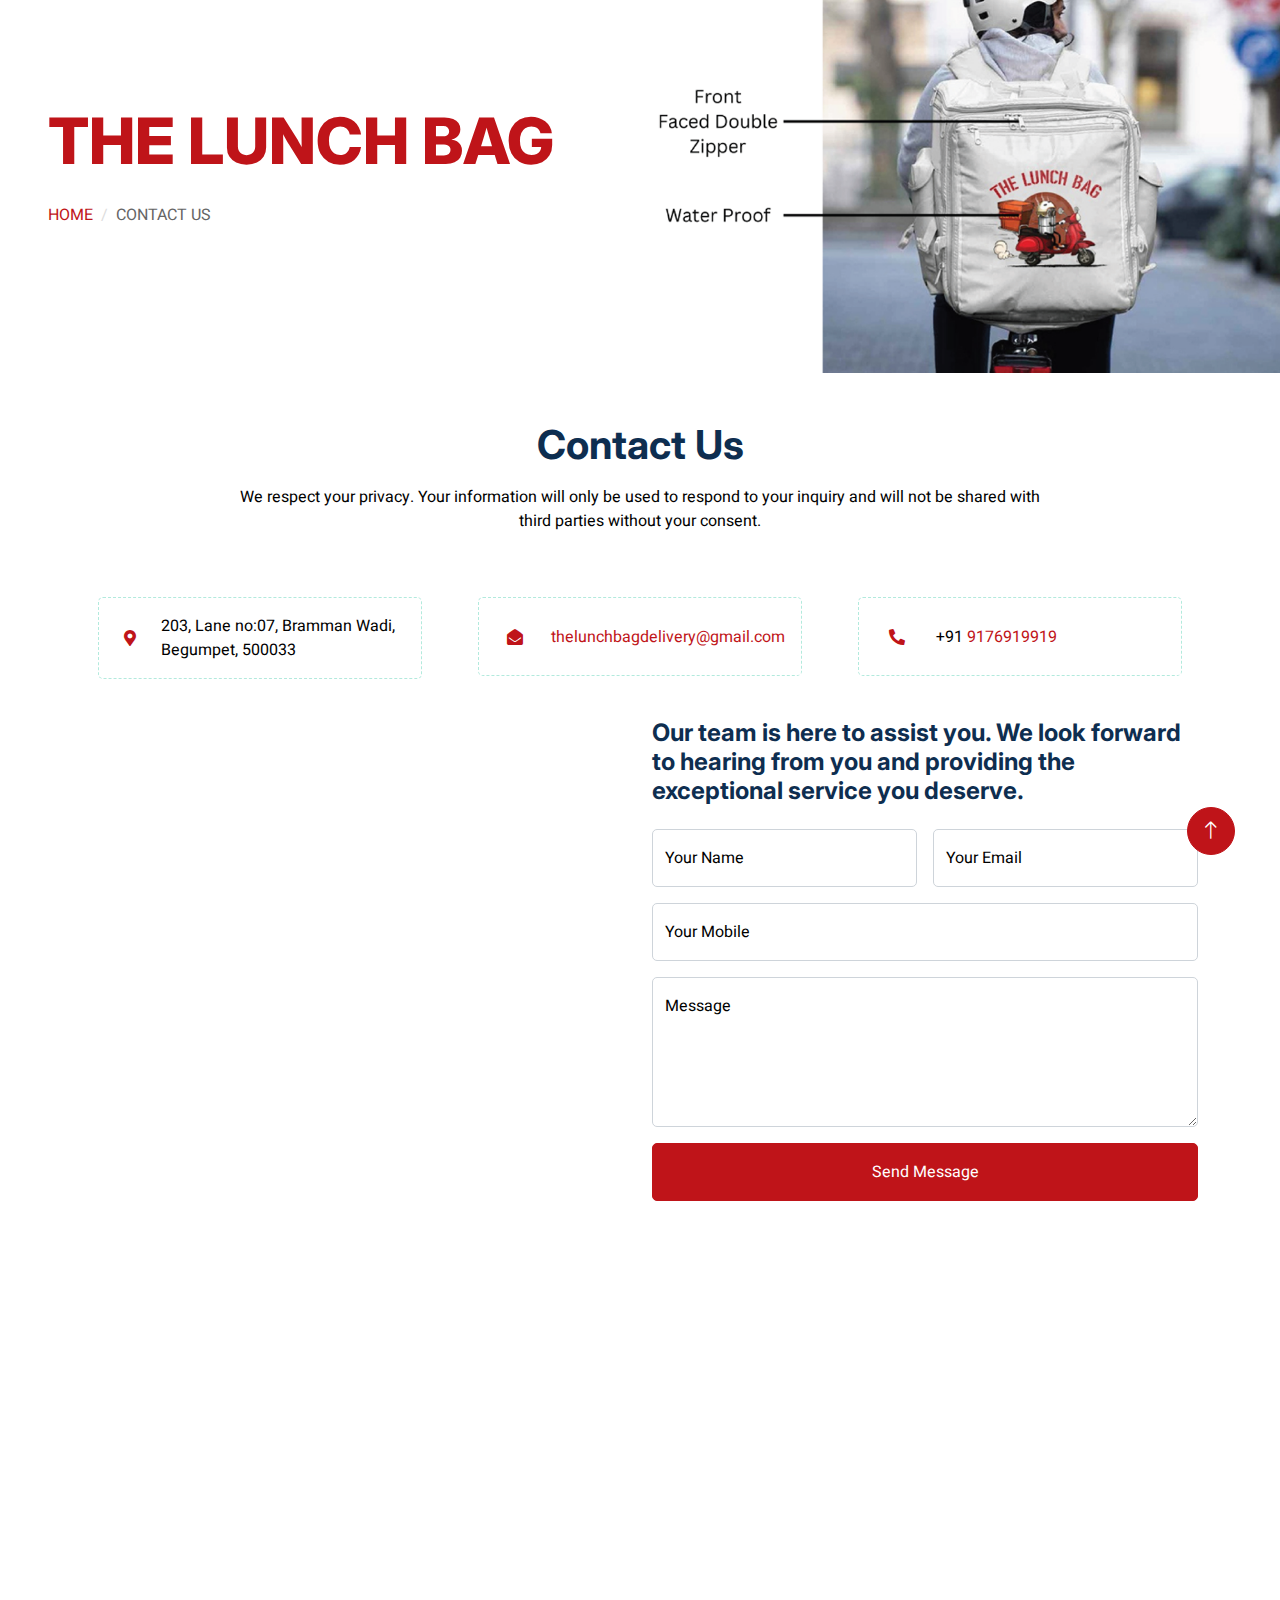
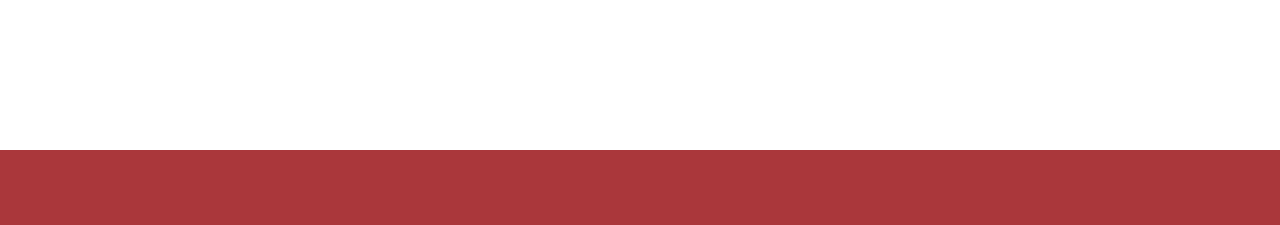
<file: contact.html>
<!DOCTYPE html>
<html lang="en">

<head>
    <meta charset="utf-8">
    <title>The Lunch Bag - </title>
    <meta content="width=device-width, initial-scale=1.0" name="viewport">
    <meta content="" name="keywords">
    <meta content="" name="description">

    <!-- Favicon -->
    <link href="img/favicon.ico" rel="icon">

    <!-- Google Web Fonts -->
    <link rel="preconnect" href="https://fonts.googleapis.com">
    <link rel="preconnect" href="https://fonts.gstatic.com" crossorigin>
    <link href="https://fonts.googleapis.com/css2?family=Heebo:wght@400;500;600&family=Inter:wght@700;800&display=swap" rel="stylesheet">
    
    <!-- Icon Font Stylesheet -->
    <link href="https://cdnjs.cloudflare.com/ajax/libs/font-awesome/5.10.0/css/all.min.css" rel="stylesheet">
    <link href="https://cdn.jsdelivr.net/npm/bootstrap-icons@1.4.1/font/bootstrap-icons.css" rel="stylesheet">

    <!-- Libraries Stylesheet -->
    <link href="lib/animate/animate.min.css" rel="stylesheet">
    <link href="lib/owlcarousel/assets/owl.carousel.min.css" rel="stylesheet">

    <!-- Customized Bootstrap Stylesheet -->
    <link href="css/bootstrap.min.css" rel="stylesheet">

    <!-- Template Stylesheet -->
    <link href="css/style.css" rel="stylesheet">
</head>

<body>
    <div class="container-xxl bg-white p-0">
        <!-- Spinner Start -->
        <div id="spinner" class="show bg-white position-fixed translate-middle w-100 vh-100 top-50 start-50 d-flex align-items-center justify-content-center">
            <div class="spinner-border text-primary" style="width: 3rem; height: 3rem;" role="status">
                <span class="sr-only">Loading...</span>
            </div>
        </div>
        <!-- Spinner End -->


        <!-- Navbar Start -->
        <div class="container-fluid nav-bar bg-transparent">
            <!-- <nav class="navbar navbar-expand-lg bg-white navbar-light py-0 px-4">
                <a href="index.html" class="navbar-brand d-flex align-items-center text-center">
                    <div class="icon p-2 me-2">
                        <img class="img-fluid" src="img/icon-deal3.png" alt="Icon" style="width: 30px; height: 30px;">
                    </div>
                    <h1 class="m-0 text-primary">The Lunch Bag</h1>
                </a>
                <button type="button" class="navbar-toggler" data-bs-toggle="collapse" data-bs-target="#navbarCollapse">
                    <span class="navbar-toggler-icon"></span>
                </button>
                <div class="collapse navbar-collapse" id="navbarCollapse">
                    <div class="navbar-nav ms-auto">
                        <a href="index.html" class="nav-item nav-link">Home</a>
                        <a href="about.html" class="nav-item nav-link">About</a>
                        <div class="nav-item dropdown">
                            <a href="#" class="nav-link dropdown-toggle" data-bs-toggle="dropdown">Property</a>
                            <div class="dropdown-menu rounded-0 m-0">
                                <a href="property-list.html" class="dropdown-item">Property List</a>
                                <a href="property-type.html" class="dropdown-item">Property Type</a>
                                <a href="property-agent.html" class="dropdown-item">Property Agent</a>
                            </div>
                        </div>
                        <div class="nav-item dropdown">
                            <a href="#" class="nav-link dropdown-toggle" data-bs-toggle="dropdown">Pages</a>
                            <div class="dropdown-menu rounded-0 m-0">
                                <a href="testimonial.html" class="dropdown-item">Testimonial</a>
                                <a href="404.html" class="dropdown-item">404 Error</a>
                            </div>
                        </div>
                        <a href="contact.html" class="nav-item nav-link active">Contact</a>
                    </div>
                    <a href="" class="btn btn-primary px-3 d-none d-lg-flex">Add Property</a>
                </div>
            </nav> -->
        </div>
        <!-- Navbar End -->


        <!-- Header Start -->
        <div class="container-fluid header bg-white p-0">
            <div class="row g-0 align-items-center flex-column-reverse flex-md-row">
                <div class="col-md-6 p-5 mt-lg-5">
                    <h1 class="display-3 animated fadeIn mb-4" style="color:#BF1419">THE LUNCH BAG</h1>
                        <nav aria-label="breadcrumb animated fadeIn">
                        <ol class="breadcrumb text-uppercase">
                            <li class="breadcrumb-item"><a href="index.html">Home</a></li>
                            <!-- <li class="breadcrumb-item"><a href="#">Pages</a></li> -->
                            <li class="breadcrumb-item text-body active" aria-current="page">Contact us</li>
                        </ol>
                    </nav>
                </div>
                <div class="col-md-6 animated fadeIn">
                    <img class="img-fluid" src="img/header.png" alt="">
                </div>
            </div>
        </div>
        <!-- Header End -->

        <!-- Search Start -->
        <!-- <div class="container-fluid bg-primary mb-5 wow fadeIn" data-wow-delay="0.1s" style="padding: 35px;">
            <div class="container">
                <div class="row g-2">
                    <div class="col-md-10">
                        <div class="row g-2">
                            <div class="col-md-4">
                                <input type="text" class="form-control border-0 py-3" placeholder="Search Keyword">
                            </div>
                            <div class="col-md-4">
                                <select class="form-select border-0 py-3">
                                    <option selected>Property Type</option>
                                    <option value="1">Property Type 1</option>
                                    <option value="2">Property Type 2</option>
                                    <option value="3">Property Type 3</option>
                                </select>
                            </div>
                            <div class="col-md-4">
                                <select class="form-select border-0 py-3">
                                    <option selected>Location</option>
                                    <option value="1">Location 1</option>
                                    <option value="2">Location 2</option>
                                    <option value="3">Location 3</option>
                                </select>
                            </div>
                        </div>
                    </div>
                    <div class="col-md-2">
                        <button class="btn btn-dark border-0 w-100 py-3">Search</button>
                    </div>
                </div>
            </div>
        </div> -->
        <!-- Search End -->


        <!-- Contact Start -->
        <div class="container-xxl py-5">
            <div class="container">
                <div class="text-center mx-auto mb-5 wow fadeInUp" data-wow-delay="0.1s" style="max-width: 800px;">
                    <h1 class="mb-3">Contact Us</h1>
                    <p class="">We respect your privacy. Your information will only be used to respond to your inquiry and will not be shared with third parties without your consent.</p>
                </div>
                <div class="row g-4">
                    <div class="col-12">
                        <div class="row gy-4">
                            <div class="col-md-6 col-lg-4 wow fadeIn" data-wow-delay="0.1s">
                                <div class="bg-light rounded p-3">
                                    <div class="d-flex align-items-center bg-white rounded p-3" style="border: 1px dashed rgba(0, 185, 142, .3)">
                                        <div class="icon me-3" style="width: 45px; height: 45px;">
                                            <i class="fa fa-map-marker-alt text-primary"></i>
                                        </div>
                                        <span>203, Lane no:07, Bramman Wadi, Begumpet, 500033</span>
                                    </div>
                                </div>
                            </div>
                            <div class="col-md-6 col-lg-4 wow fadeIn" data-wow-delay="0.3s">
                                <div class="bg-light rounded p-3">
                                    <div class="d-flex align-items-center bg-white rounded p-3" style="border: 1px dashed rgba(0, 185, 142, .3)">
                                        <div class="icon me-3" style="width: 45px; height: 45px;">
                                            <i class="fa fa-envelope-open text-primary"></i>
                                        </div>
                                        <span><a href="mailto:thelunchbagdelivery@gmail.com">thelunchbagdelivery@gmail.com</a></span>
                                    </div>
                                </div>
                            </div>
                            <div class="col-md-6 col-lg-4 wow fadeIn" data-wow-delay="0.5s">
                                <div class="bg-light rounded p-3">
                                    <div class="d-flex align-items-center bg-white rounded p-3" style="border: 1px dashed rgba(0, 185, 142, .3)">
                                        <div class="icon me-3" style="width: 45px; height: 45px;">
                                            <i class="fa fa-phone-alt text-primary"></i>
                                        </div>
                                        <span>+91 <a href="tel:9176919919">9176919919</a></span>
                                    </div>
                                </div>
                            </div>
                        </div>
                    </div>
                    <div class="col-md-6 wow fadeInUp" data-wow-delay="0.1s">
                        <iframe class="position-relative rounded w-100 h-100"
                            src="https://www.google.com/maps/embed?pb=!1m17!1m12!1m3!1d60916.223814355435!2d78.46454102931253!3d17.399114278480877!2m3!1f0!2f0!3f0!3m2!1i1024!2i768!4f13.1!3m2!1m1!2s!5e0!3m2!1sen!2sin!4v1715075585687!5m2!1sen!2sin"
                            frameborder="0" style="min-height: 400px; border:0;" allowfullscreen="" aria-hidden="false"
                            tabindex="0">
                        </iframe>
                    </div>
                    <div class="col-md-6">
                        <div class="wow fadeInUp" data-wow-delay="0.5s">
                            <h4 class="mb-4">Our team is here to assist you. We look forward to hearing from you and providing the exceptional service you deserve.</h4>
                            <!-- <form action="https://api.web3forms.com/submit" method="POST"> -->
                            <form action="https://formspree.io/f/xkndewad" method="POST">
                                <div class="row g-3">
                                    <div class="col-md-6">
                                        <div class="form-floating">
                                            <input type="hidden" name="access_key" value="2ec1586b-a0fe-4a9f-aa56-1bc5e5199d8b">
                                            <input type="text" class="form-control" id="name" placeholder="Your Name" name="name">
                                            <label for="name">Your Name</label>
                                        </div>
                                    </div>
                                    <div class="col-md-6">
                                        <div class="form-floating">
                                            <input type="email" class="form-control" id="email" placeholder="Your Email" name="email">
                                            <label for="email">Your Email</label>
                                        </div>
                                    </div>
                                    <div class="col-12">
                                        <div class="form-floating">
                                            <input type="number" class="form-control" id="mobile" placeholder="Your Mobile" name="mobile">
                                            <label for="mobile">Your Mobile</label>
                                        </div>
                                    </div>
                                    <div class="col-12">
                                        <div class="form-floating">
                                            <textarea class="form-control" placeholder="Leave a message here" id="message" style="height: 150px" name="message"></textarea>
                                            <label for="message">Message</label>
                                        </div>
                                    </div>
                                    <div class="col-12">
                                        <button class="btn btn-primary w-100 py-3" type="submit">Send Message</button>
                                    </div>
                                </div>
                            </form>
                        </div>
                    </div>
                </div>
            </div>
        </div>
        <!-- Contact End -->

        <!-- Footer Start -->
        <div class="container-fluid bg-dark text-white-50 footer pt-5 mt-5 wow fadeIn" data-wow-delay="0.1s">
            <div class="container py-5">
                <div class="row g-5">
                    <div class="col-lg-3 col-md-6">
                        <h5 class="text-white mb-4">Get In Touch</h5>
                        <p class="mb-2"><i class="fa fa-map-marker-alt me-3"></i>203, Lane no:07, Bramman Wadi, Begumpet, 500033</p>
                        <p class="mb-2"><i class="fa fa-phone-alt me-3"></i>+91 9176919919</p>
                        <p class="mb-2"><i class="fa fa-envelope me-3"></i>thelunchbagdelivery@gmail.com</p>
                        <div class="d-flex pt-2">
                            <!-- <a class="btn btn-outline-light btn-social" href=""><i class="fab fa-bolt"></i></a> -->
                            <a class="btn btn-outline-light btn-social" href=""><i class="fab fa-facebook-f"></i></a>
                            <a class="btn btn-outline-light btn-social" href=""><i class="fab fa-youtube"></i></a>
                            <a class="btn btn-outline-light btn-social" href=""><i class="fab fa-linkedin-in"></i></a>
                        </div>
                    </div>
                    <div class="col-lg-3 col-md-6">
                        <h5 class="text-white mb-4">Quick Links</h5>
                        <a class="btn btn-link text-white-50" href="">About Us</a>
                        <a class="btn btn-link text-white-50" href="">Contact Us</a>
                        <a class="btn btn-link text-white-50" href="">Our Services</a>
                        <a class="btn btn-link text-white-50" href="">Privacy Policy</a>
                        <a class="btn btn-link text-white-50" href="">Terms & Condition</a>
                    </div>
                    <div class="col-lg-3 col-md-6">
                        <h5 class="text-white mb-4">Photo Gallery</h5>
                        <div class="row g-2 pt-2">
                            <div class="col-4">
                                <img class="img-fluid rounded bg-light p-1" src="img/property-11.jpg" alt="">
                            </div>
                            <div class="col-4">
                                <img class="img-fluid rounded bg-light p-1" src="img/property-11.jpg" alt="">
                            </div>
                            <div class="col-4">
                                <img class="img-fluid rounded bg-light p-1" src="img/property-11.jpg" alt="">
                            </div>
                            <div class="col-4">
                                <img class="img-fluid rounded bg-light p-1" src="img/property-11.jpg" alt="">
                            </div>
                            <div class="col-4">
                                <img class="img-fluid rounded bg-light p-1" src="img/property-11.jpg" alt="">
                            </div>
                            <div class="col-4">
                                <img class="img-fluid rounded bg-light p-1" src="img/property-11.jpg" alt="">
                            </div>
                        </div>
                    </div>
                    <!-- <div class="col-lg-3 col-md-6">
                        <h5 class="text-white mb-4">Newsletter</h5>
                        <p>Dolor amet sit justo amet elitr clita ipsum elitr est.</p>
                        <div class="position-relative mx-auto" style="max-width: 400px;">
                            <input class="form-control bg-transparent w-100 py-3 ps-4 pe-5" type="text" placeholder="Your email">
                            <button type="button" class="btn btn-primary py-2 position-absolute top-0 end-0 mt-2 me-2">SignUp</button>
                        </div>
                    </div> -->
                </div>
            </div>
            <div class="container">
                <div class="copyright">
                    <div class="row">
                        <div class="col-md-6 text-center text-md-start mb-3 mb-md-0">
                            &copy; <a class="border-bottom" href="#">The Lunch Bag</a>, All Right Reserved. 
							
							<!--/*** This template is free as long as you keep the footer author’s credit link/attribution link/backlink. If you'd like to use the template without the footer author’s credit link/attribution link/backlink, you can purchase the Credit Removal License from "https://htmlcodex.com/credit-removal". Thank you for your support. ***/-->
							Designed By <a class="border-bottom" href="https://www.techgyinnovations.com">Tech<span style="color: #FF0000;">G</span>y Innovations</a>
                        </div>
                        <div class="col-md-6 text-center text-md-end">
                            <div class="footer-menu">
                                <a href="">Home</a>
                                <a href="">Cookies</a>
                                <a href="">Help</a>
                                <a href="">FAQs</a>
                            </div>
                        </div>
                    </div>
                </div>
            </div>
        </div>
        <!-- Footer End -->


        <!-- Back to Top -->
        <a href="#" class="btn btn-lg btn-primary btn-lg-square back-to-top"><i class="bi bi-arrow-up"></i></a>
    </div>

    <!-- JavaScript Libraries -->
    <script src="https://code.jquery.com/jquery-3.4.1.min.js"></script>
    <script src="https://cdn.jsdelivr.net/npm/bootstrap@5.0.0/dist/js/bootstrap.bundle.min.js"></script>
    <script src="lib/wow/wow.min.js"></script>
    <script src="lib/easing/easing.min.js"></script>
    <script src="lib/waypoints/waypoints.min.js"></script>
    <script src="lib/owlcarousel/owl.carousel.min.js"></script>

    <!-- Template Javascript -->
    <script src="js/main.js"></script>
</body>

</html>
</file>
<file: css/style.css>
/********** Template CSS **********/
:root {
    --primary: #bf1419;
    --secondary: #FF6922;
    --light: #a85b5d;
    --dark: #000;
}

.lunch-bag-theme{
    color: #BF1419;
}

.lunch-bag-theme-bg{
    background: #BF1419
}

.back-to-top {
    position: fixed;
    display: none;
    right: 45px;
    bottom: 45px;
    z-index: 99;
}


/*** Spinner ***/
#spinner {
    opacity: 0;
    visibility: hidden;
    transition: opacity .5s ease-out, visibility 0s linear .5s;
    z-index: 99999;
}

#spinner.show {
    transition: opacity .5s ease-out, visibility 0s linear 0s;
    visibility: visible;
    opacity: 1;
}


/*** Button ***/
.btn {
    transition: .5s;
}

.btn.btn-primary,
.btn.btn-secondary {
    color: #FFFFFF;
}

.btn-square {
    width: 38px;
    height: 38px;
}

.btn-sm-square {
    width: 32px;
    height: 32px;
}

.btn-lg-square {
    width: 48px;
    height: 48px;
}

.btn-square,
.btn-sm-square,
.btn-lg-square {
    padding: 0;
    display: flex;
    align-items: center;
    justify-content: center;
    font-weight: normal;
    border-radius: 50px;
}


/*** Navbar ***/
.nav-bar {
    position: relative;
    margin-top: 45px;
    padding: 0 3rem;
    transition: .5s;
    z-index: 9999;
}

.nav-bar.sticky-top {
    position: sticky;
    padding: 0;
    z-index: 9999;
}

.navbar {
    box-shadow: 0 0 30px rgba(0, 0, 0, .08);
}

.navbar .dropdown-toggle::after {
    border: none;
    content: "\f107";
    font-family: "Font Awesome 5 Free";
    font-weight: 900;
    vertical-align: middle;
    margin-left: 5px;
    transition: .5s;
}

.navbar .dropdown-toggle[aria-expanded=true]::after {
    transform: rotate(-180deg);
}

.navbar-light .navbar-nav .nav-link {
    margin-right: 30px;
    padding: 25px 0;
    color: #FFFFFF;
    font-size: 15px;
    text-transform: uppercase;
    outline: none;
}

.navbar-light .navbar-nav .nav-link:hover,
.navbar-light .navbar-nav .nav-link.active {
    color: var(--primary);
}

@media (max-width: 991.98px) {
    .nav-bar {
        margin: 0;
        padding: 0;
    }

    .navbar-light .navbar-nav .nav-link  {
        margin-right: 0;
        padding: 10px 0;
    }

    .navbar-light .navbar-nav {
        border-top: 1px solid #EEEEEE;
    }
}

.navbar-light .navbar-brand {
    height: 75px;
}

.navbar-light .navbar-nav .nav-link {
    color: var(--dark);
    font-weight: 500;
}

@media (min-width: 992px) {
    .navbar .nav-item .dropdown-menu {
        display: block;
        top: 100%;
        margin-top: 0;
        transform: rotateX(-75deg);
        transform-origin: 0% 0%;
        opacity: 0;
        visibility: hidden;
        transition: .5s;
        
    }

    .navbar .nav-item:hover .dropdown-menu {
        transform: rotateX(0deg);
        visibility: visible;
        transition: .5s;
        opacity: 1;
    }
}


/*** Header ***/
@media (min-width: 992px) {
    .header {
        margin-top: -120px;
    }
}

.header-carousel .owl-nav {
    position: absolute;
    top: 50%;
    left: -25px;
    transform: translateY(-50%);
    display: flex;
    flex-direction: column;
}

.header-carousel .owl-nav .owl-prev,
.header-carousel .owl-nav .owl-next {
    margin: 7px 0;
    width: 50px;
    height: 50px;
    display: none;
    align-items: center;
    justify-content: center;
    color: #FFFFFF;
    background: var(--primary);
    border-radius: 40px;
    font-size: 20px;
    transition: .5s;
}

.header-carousel .owl-nav .owl-prev:hover,
.header-carousel .owl-nav .owl-next:hover {
    background: var(--dark);
}

@media (max-width: 768px) {
    .header-carousel .owl-nav {
        left: 25px;
    }
}

.breadcrumb-item + .breadcrumb-item::before {
    color: #DDDDDD;
}


/*** Icon ***/
.icon {
    /* padding: 15px; */
    display: inline-flex;
    align-items: center;
    justify-content: center;
    background: #FFFFFF !important;
    /* border-radius: 50px; */
    /* border: 1px dashed var(--primary) !important; */
}


/*** About ***/
.about-img img {
    position: relative;
    z-index: 2;
}

.about-img::before {
    position: absolute;
    content: "";
    top: 0;
    left: -50%;
    width: 100%;
    height: 100%;
    background: var(--primary);
    transform: skew(20deg);
    z-index: 1;
}


/*** Category ***/
.cat-item div {
    background: #FFFFFF;
    /* border: 1px dashed rgba(0, 185, 142, .3); */
    transition: .5s;
}

.cat-item:hover div {
    background: var(--primary);
    border-color: transparent;
}

.cat-item div * {
    transition: .5s;
}

.cat-item:hover div * {
    color: #FFFFFF !important;
}


/*** Property List ***/
.nav-pills .nav-item .btn {
    color: var(--dark);
}

.nav-pills .nav-item .btn:hover,
.nav-pills .nav-item .btn.active {
    color: #FFFFFF;
    outline: none;
}

.nav-pills .nav-item .btn:hover:focus,
.nav-pills .nav-item .btn.active:focus {
    color: #FFFFFF;
    outline: none;
}

.property-item {
    box-shadow: 0 0 30px rgba(0, 0, 0, .08);
}

.property-item img {
    transition: .5s;
}

.property-item:hover img {
    transform: scale(1.1);
}

.property-item .border-top {
    border-top: 1px dashed rgba(0, 185, 142, .3) !important;
}

.property-item .border-end {
    border-right: 1px dashed rgba(0, 185, 142, .3) !important;
}


/*** Team ***/
.team-item {
    box-shadow: 0 0 30px rgba(0, 0, 0, .08);
    transition: .5s;
}

.team-item .btn {
    color: var(--primary);
    background: #FFFFFF;
    box-shadow: 0 0 30px rgba(0, 0, 0, .15);
}

.team-item .btn:hover {
    color: #FFFFFF;
    background: var(--primary);
}

.team-item:hover {
    border-color: var(--secondary) !important;
}

.team-item:hover .bg-primary {
    background: var(--secondary) !important;
}

.team-item:hover .bg-primary i {
    color: var(--secondary) !important;
}


/*** Testimonial ***/
.testimonial-carousel {
    padding-left: 1.5rem;
    padding-right: 1.5rem;
}

@media (min-width: 576px) {
    .testimonial-carousel {
        padding-left: 4rem;
        padding-right: 4rem;
    }
}

/* .testimonial-carousel .testimonial-item .border {
    border: 1px dashed rgba(0, 185, 142, .3) !important;
} */

.testimonial-carousel .owl-nav {
    position: absolute;
    width: 100%;
    height: 40px;
    top: calc(50% - 20px);
    left: 0;
    display: flex;
    justify-content: space-between;
    z-index: 1;
}

.testimonial-carousel .owl-nav .owl-prev,
.testimonial-carousel .owl-nav .owl-next {
    position: relative;
    width: 40px;
    height: 40px;
    display: flex;
    align-items: center;
    justify-content: center;
    color: #FFFFFF;
    background: var(--primary);
    border-radius: 40px;
    font-size: 20px;
    transition: .5s;
}

.testimonial-carousel .owl-nav .owl-prev:hover,
.testimonial-carousel .owl-nav .owl-next:hover {
    background: var(--dark);
}


/*** Footer ***/
.footer .btn.btn-social {
    margin-right: 5px;
    width: 35px;
    height: 35px;
    display: flex;
    align-items: center;
    justify-content: center;
    color: var(--light);
    border: 1px solid rgba(255,255,255,0.5);
    border-radius: 35px;
    transition: .3s;
}

.footer .btn.btn-social:hover {
    color: var(--primary);
    border-color: var(--light);
}

.footer .btn.btn-link {
    display: block;
    margin-bottom: 5px;
    padding: 0;
    text-align: left;
    font-size: 15px;
    font-weight: normal;
    text-transform: capitalize;
    transition: .3s;
}

.footer .btn.btn-link::before {
    position: relative;
    content: "\f105";
    font-family: "Font Awesome 5 Free";
    font-weight: 900;
    margin-right: 10px;
}

.footer .btn.btn-link:hover {
    letter-spacing: 1px;
    box-shadow: none;
}

.footer .form-control {
    border-color: rgba(255,255,255,0.5);
}

.footer .copyright {
    padding: 25px 0;
    font-size: 15px;
    border-top: 1px solid rgba(256, 256, 256, .1);
}

.footer .copyright a {
    color: var(--light);
}

.footer .footer-menu a {
    margin-right: 15px;
    padding-right: 15px;
    border-right: 1px solid rgba(255, 255, 255, .1);
}

.footer .footer-menu a:last-child {
    margin-right: 0;
    padding-right: 0;
    border-right: none;
}
</file>
